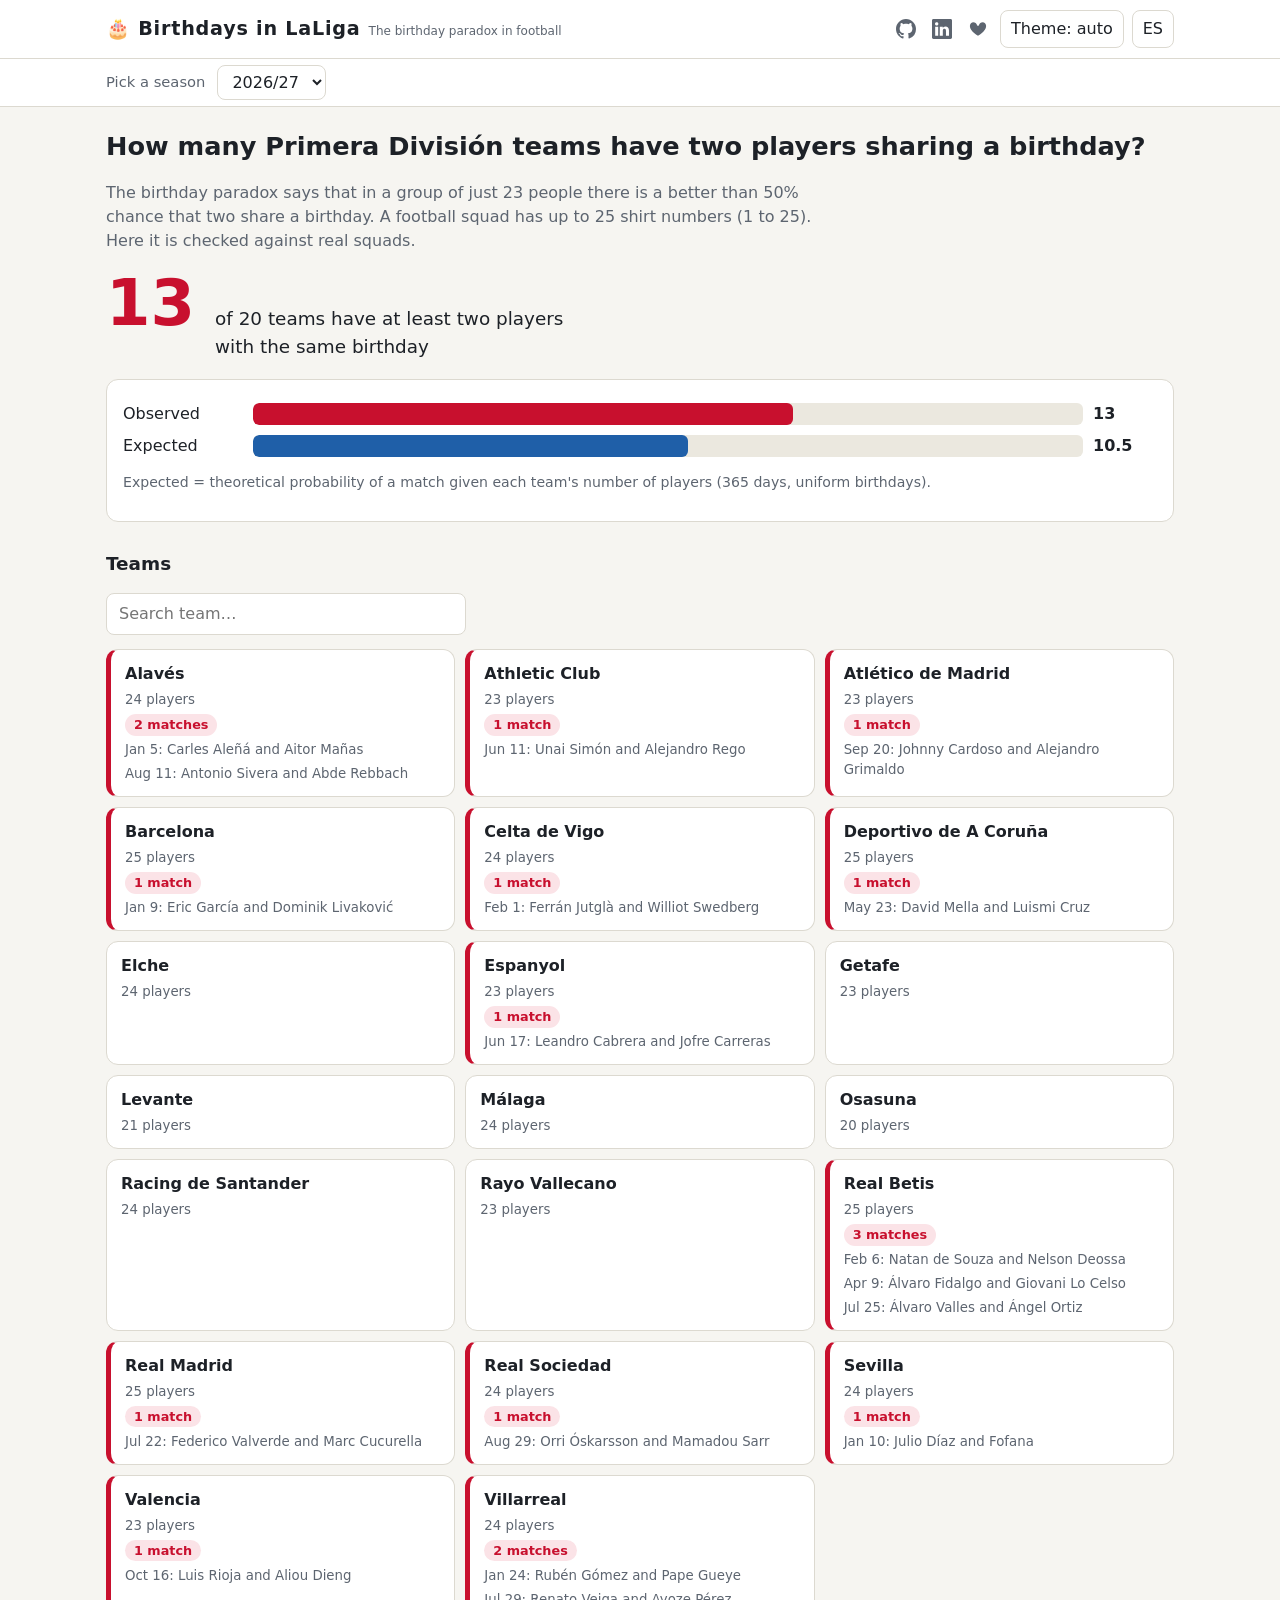
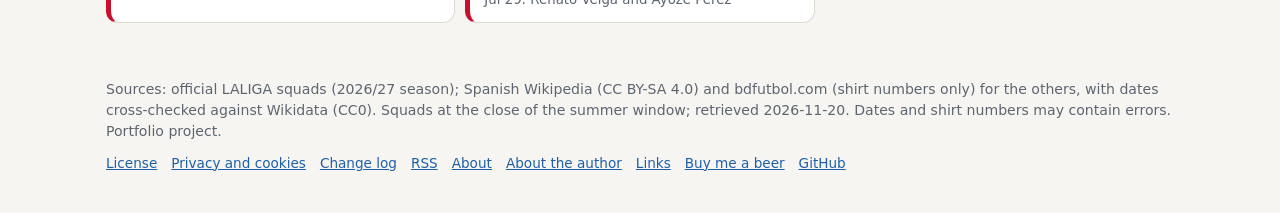
<file: docs/index.html>
<!doctype html>
<html lang="es">
<head>
<meta charset="utf-8">
<meta name="viewport" content="width=device-width, initial-scale=1">
<title>Cumpleaños en LaLiga</title>
<meta name="description" content="La paradoja del cumpleaños aplicada a las plantillas de Primera División: qué jugadores de cada equipo comparten cumpleaños.">
<link rel="canonical" href="https://fermanpre.github.io/cumpleanos-laliga/index.html">
<link rel="alternate" type="application/rss+xml" title="Cumpleaños en LaLiga · Historial de cambios" href="feed.xml">
<link rel="stylesheet" href="style.css?v=20261123c">
<script>try{var tema=localStorage.getItem('cumple-tema');if(tema==='light'||tema==='dark'){document.documentElement.setAttribute('data-theme',tema);}}catch(e){}</script>
</head>
<body data-titulo-es="Cumpleaños en LaLiga" data-titulo-en="Birthdays in LaLiga">
<header class="cabecera-sitio">
  <div class="interior">
    <a class="marca" href="index.html">🎂 <span class="i18n-es">Cumpleaños en LaLiga</span><span class="i18n-en">Birthdays in LaLiga</span><small><span class="i18n-es">La paradoja del cumpleaños en el fútbol</span><span class="i18n-en">The birthday paradox in football</span></small></a>
    <div class="controles">
      <a class="icono-autor" href="https://github.com/fermanpre" target="_blank" rel="noopener" aria-label="GitHub" title="GitHub"><svg viewBox="0 0 16 16" width="20" height="20" fill="currentColor" aria-hidden="true"><path fill-rule="evenodd" d="M8 0C3.58 0 0 3.58 0 8c0 3.54 2.29 6.53 5.47 7.59.4.07.55-.17.55-.38 0-.19-.01-.82-.01-1.49-2.01.37-2.53-.49-2.69-.94-.09-.23-.48-.94-.82-1.13-.28-.15-.68-.52-.01-.53.63-.01 1.08.58 1.23.82.72 1.21 1.87.87 2.33.66.07-.52.28-.87.51-1.07-1.78-.2-3.64-.89-3.64-3.95 0-.87.31-1.59.82-2.15-.08-.2-.36-1.02.08-2.12 0 0 .67-.21 2.2.82.64-.18 1.32-.27 2-.27.68 0 1.36.09 2 .27 1.53-1.04 2.2-.82 2.2-.82.44 1.1.16 1.92.08 2.12.51.56.82 1.27.82 2.15 0 3.07-1.87 3.75-3.65 3.95.29.25.54.73.54 1.48 0 1.07-.01 1.93-.01 2.2 0 .21.15.46.55.38A8.013 8.013 0 0016 8c0-4.42-3.58-8-8-8z"/></svg></a>
      <a class="icono-autor" href="https://www.linkedin.com/in/fernandomanzanarespreciado/" target="_blank" rel="noopener" aria-label="LinkedIn" title="LinkedIn"><svg viewBox="0 0 16 16" width="20" height="20" fill="currentColor" aria-hidden="true"><path d="M0 1.146C0 .513.526 0 1.175 0h13.65C15.474 0 16 .513 16 1.146v13.708c0 .633-.526 1.146-1.175 1.146H1.175C.526 16 0 15.487 0 14.854V1.146zm4.943 12.248V6.169H2.542v7.225h2.401zm-1.2-8.212c.837 0 1.358-.554 1.358-1.248-.015-.709-.52-1.248-1.342-1.248-.822 0-1.359.54-1.359 1.248 0 .694.521 1.248 1.327 1.248h.016zm4.908 8.212V9.359c0-.216.016-.432.08-.586.173-.431.568-.878 1.232-.878.869 0 1.216.662 1.216 1.634v3.865h2.401V9.25c0-2.22-1.184-3.252-2.764-3.252-1.274 0-1.845.7-2.165 1.193v.025h-.016l.016-.025V6.169h-2.4c.03.678 0 7.225 0 7.225h2.4z"/></svg></a>
      <a class="icono-autor" href="https://github.com/sponsors/fermanpre" target="_blank" rel="noopener" aria-label="GitHub Sponsors" title="GitHub Sponsors"><svg viewBox="0 0 16 16" width="20" height="20" fill="currentColor" aria-hidden="true"><path fill-rule="evenodd" d="M4.25 2.5c-1.336 0-2.75 1.164-2.75 3 0 2.15 1.58 4.144 3.365 5.682A20.565 20.565 0 008 13.393a20.561 20.561 0 003.135-2.211C12.92 9.644 14.5 7.65 14.5 5.5c0-1.836-1.414-3-2.75-3 -1.373 0-2.609.986-3.029 2.456a.75.75 0 01-1.442 0C6.859 3.486 5.623 2.5 4.25 2.5z"/></svg></a>
      <button id="btnTema" type="button" aria-label="Tema claro, oscuro o automático / Light, dark or automatic theme">Tema: auto</button>
      <button id="btnIdioma" type="button" aria-label="Idioma / Language">EN</button>
    </div>
  </div>
</header>
<nav class="subnav" aria-label="Temporada"><div class="interior">
  <label for="selTemporada" id="etqTemporada"><span class="i18n-es">Selecciona una temporada</span><span class="i18n-en">Pick a season</span></label>
  <select id="selTemporada"></select>
</div></nav>
<main id="contenido" aria-live="polite"></main>
<footer class="pie">
  <p class="nota" id="pie"><span class="i18n-es">Proyecto personal sin relación con LaLiga ni con ningún club. Datos de Wikipedia (CC BY-SA 4.0), Wikidata (CC0), LALIGA y bdfutbol.</span><span class="i18n-en">Personal project, not affiliated with LaLiga or any club. Data from Wikipedia (CC BY-SA 4.0), Wikidata (CC0), LALIGA and bdfutbol.</span></p>
  <nav aria-label="Pie"><a href="LICENSE"><span class="i18n-es">Licencia</span><span class="i18n-en">License</span></a>
    <a href="privacidad.html"><span class="i18n-es">Privacidad y cookies</span><span class="i18n-en">Privacy and cookies</span></a>
    <a href="changelog.html"><span class="i18n-es">Historial de cambios</span><span class="i18n-en">Change log</span></a>
    <a href="feed.xml"><span class="i18n-es">RSS</span><span class="i18n-en">RSS</span></a>
    <a href="acerca.html"><span class="i18n-es">Acerca de</span><span class="i18n-en">About</span></a>
    <a href="autor.html"><span class="i18n-es">Sobre el autor</span><span class="i18n-en">About the author</span></a>
    <a href="enlaces.html"><span class="i18n-es">Enlaces</span><span class="i18n-en">Links</span></a>
    <a href="cerveza.html"><span class="i18n-es">Invítame a una cerveza</span><span class="i18n-en">Buy me a beer</span></a>
    <a href="https://github.com/fermanpre/cumpleanos-laliga"><span class="i18n-es">GitHub</span><span class="i18n-en">GitHub</span></a></nav>
</footer>
<script src="comun.js?v=20261123c"></script>
<script src="app.js?v=20261123c"></script>
</body>
</html>
</file>
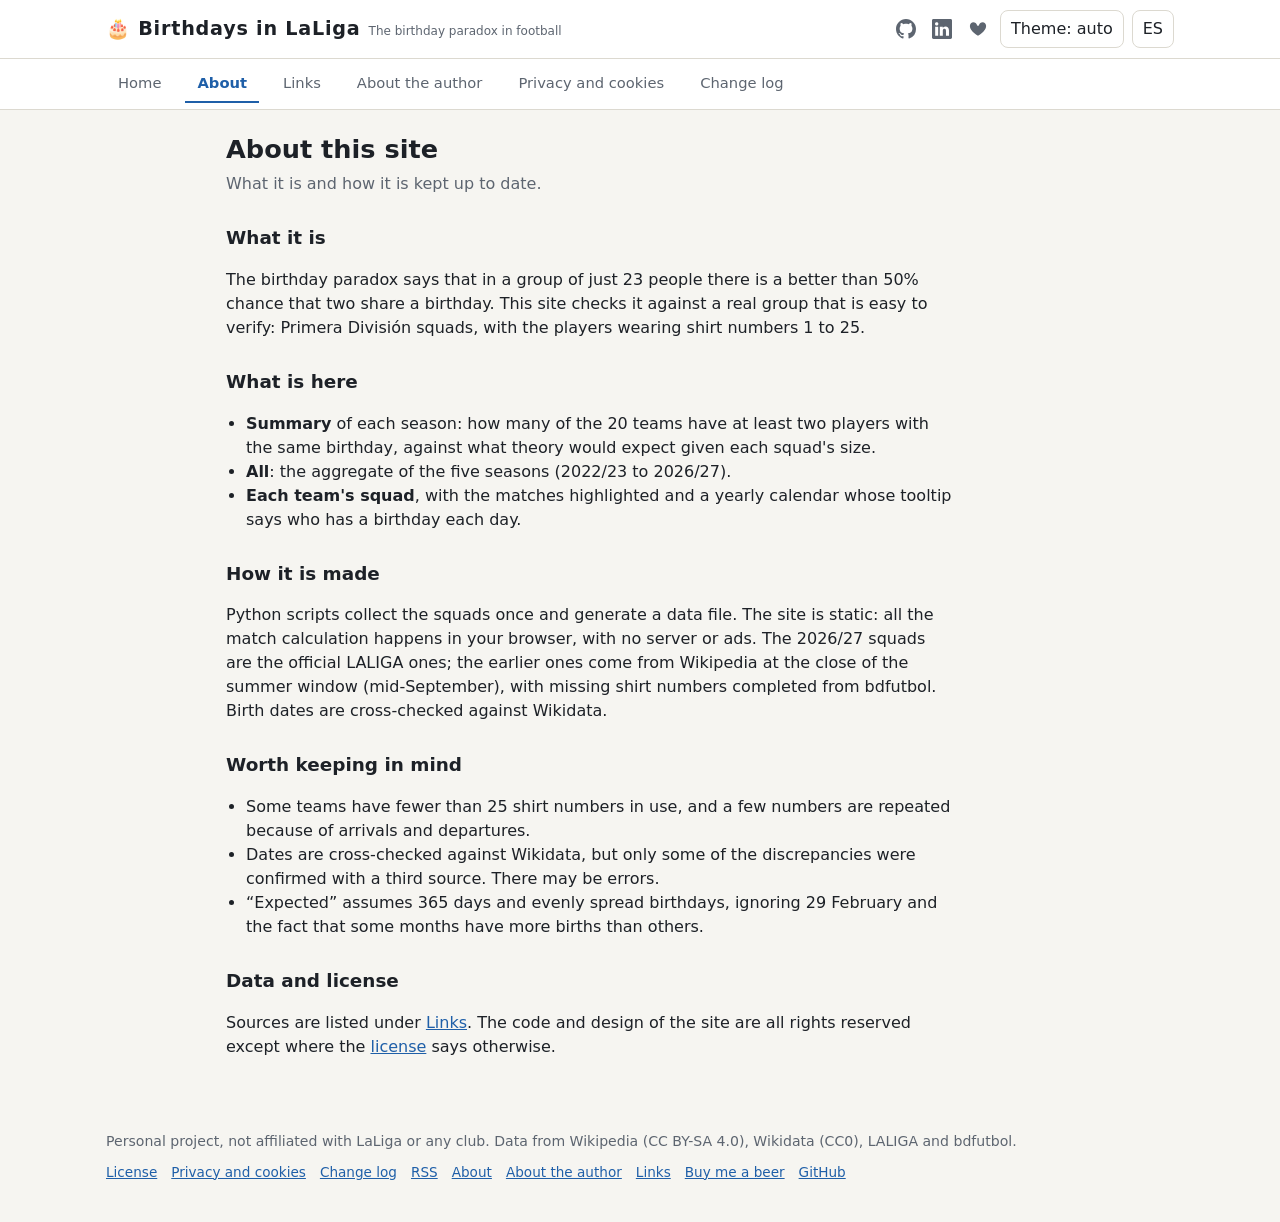
<file: docs/acerca.html>
<!doctype html>
<html lang="es">
<head>
<meta charset="utf-8">
<meta name="viewport" content="width=device-width, initial-scale=1">
<title>Acerca de · Cumpleaños en LaLiga</title>
<meta name="description" content="Qué es Cumpleaños en LaLiga y cómo se mantiene.">
<link rel="canonical" href="https://fermanpre.github.io/cumpleanos-laliga/acerca.html">
<link rel="alternate" type="application/rss+xml" title="Cumpleaños en LaLiga · Historial de cambios" href="feed.xml">
<link rel="stylesheet" href="style.css?v=20261123c">
<script>try{var tema=localStorage.getItem('cumple-tema');if(tema==='light'||tema==='dark'){document.documentElement.setAttribute('data-theme',tema);}}catch(e){}</script>
</head>
<body data-titulo-es="Acerca de · Cumpleaños en LaLiga" data-titulo-en="About · Birthdays in LaLiga">
<header class="cabecera-sitio">
  <div class="interior">
    <a class="marca" href="index.html">🎂 <span class="i18n-es">Cumpleaños en LaLiga</span><span class="i18n-en">Birthdays in LaLiga</span><small><span class="i18n-es">La paradoja del cumpleaños en el fútbol</span><span class="i18n-en">The birthday paradox in football</span></small></a>
    <div class="controles">
      <a class="icono-autor" href="https://github.com/fermanpre" target="_blank" rel="noopener" aria-label="GitHub" title="GitHub"><svg viewBox="0 0 16 16" width="20" height="20" fill="currentColor" aria-hidden="true"><path fill-rule="evenodd" d="M8 0C3.58 0 0 3.58 0 8c0 3.54 2.29 6.53 5.47 7.59.4.07.55-.17.55-.38 0-.19-.01-.82-.01-1.49-2.01.37-2.53-.49-2.69-.94-.09-.23-.48-.94-.82-1.13-.28-.15-.68-.52-.01-.53.63-.01 1.08.58 1.23.82.72 1.21 1.87.87 2.33.66.07-.52.28-.87.51-1.07-1.78-.2-3.64-.89-3.64-3.95 0-.87.31-1.59.82-2.15-.08-.2-.36-1.02.08-2.12 0 0 .67-.21 2.2.82.64-.18 1.32-.27 2-.27.68 0 1.36.09 2 .27 1.53-1.04 2.2-.82 2.2-.82.44 1.1.16 1.92.08 2.12.51.56.82 1.27.82 2.15 0 3.07-1.87 3.75-3.65 3.95.29.25.54.73.54 1.48 0 1.07-.01 1.93-.01 2.2 0 .21.15.46.55.38A8.013 8.013 0 0016 8c0-4.42-3.58-8-8-8z"/></svg></a>
      <a class="icono-autor" href="https://www.linkedin.com/in/fernandomanzanarespreciado/" target="_blank" rel="noopener" aria-label="LinkedIn" title="LinkedIn"><svg viewBox="0 0 16 16" width="20" height="20" fill="currentColor" aria-hidden="true"><path d="M0 1.146C0 .513.526 0 1.175 0h13.65C15.474 0 16 .513 16 1.146v13.708c0 .633-.526 1.146-1.175 1.146H1.175C.526 16 0 15.487 0 14.854V1.146zm4.943 12.248V6.169H2.542v7.225h2.401zm-1.2-8.212c.837 0 1.358-.554 1.358-1.248-.015-.709-.52-1.248-1.342-1.248-.822 0-1.359.54-1.359 1.248 0 .694.521 1.248 1.327 1.248h.016zm4.908 8.212V9.359c0-.216.016-.432.08-.586.173-.431.568-.878 1.232-.878.869 0 1.216.662 1.216 1.634v3.865h2.401V9.25c0-2.22-1.184-3.252-2.764-3.252-1.274 0-1.845.7-2.165 1.193v.025h-.016l.016-.025V6.169h-2.4c.03.678 0 7.225 0 7.225h2.4z"/></svg></a>
      <a class="icono-autor" href="https://github.com/sponsors/fermanpre" target="_blank" rel="noopener" aria-label="GitHub Sponsors" title="GitHub Sponsors"><svg viewBox="0 0 16 16" width="20" height="20" fill="currentColor" aria-hidden="true"><path fill-rule="evenodd" d="M4.25 2.5c-1.336 0-2.75 1.164-2.75 3 0 2.15 1.58 4.144 3.365 5.682A20.565 20.565 0 008 13.393a20.561 20.561 0 003.135-2.211C12.92 9.644 14.5 7.65 14.5 5.5c0-1.836-1.414-3-2.75-3 -1.373 0-2.609.986-3.029 2.456a.75.75 0 01-1.442 0C6.859 3.486 5.623 2.5 4.25 2.5z"/></svg></a>
      <button id="btnTema" type="button" aria-label="Tema claro, oscuro o automático / Light, dark or automatic theme">Tema: auto</button>
      <button id="btnIdioma" type="button" aria-label="Idioma / Language">EN</button>
    </div>
  </div>
</header>
<nav class="subnav" aria-label="Secciones"><div class="interior"><a href="index.html"><span class="i18n-es">Inicio</span><span class="i18n-en">Home</span></a><a href="acerca.html" aria-current="page"><span class="i18n-es">Acerca de</span><span class="i18n-en">About</span></a><a href="enlaces.html"><span class="i18n-es">Enlaces</span><span class="i18n-en">Links</span></a><a href="autor.html"><span class="i18n-es">Sobre el autor</span><span class="i18n-en">About the author</span></a><a href="privacidad.html"><span class="i18n-es">Privacidad y cookies</span><span class="i18n-en">Privacy and cookies</span></a><a href="changelog.html"><span class="i18n-es">Historial de cambios</span><span class="i18n-en">Change log</span></a></div></nav>
<main class="contenedor-pagina">
<div class="cabecera-pagina">
  <h1><span class="i18n-es">Acerca de este sitio</span><span class="i18n-en">About this site</span></h1>
  <p class="subtitulo"><span class="i18n-es">Qué es y cómo se mantiene.</span><span class="i18n-en">What it is and how it is kept up to date.</span></p>
</div>
<div class="prosa">
<h2><span class="i18n-es">Qué es</span><span class="i18n-en">What it is</span></h2>
<p><span class="i18n-es">La paradoja del cumpleaños dice que en un grupo de solo 23 personas hay más de un 50 % de probabilidad de que dos cumplan años el mismo día. Este sitio la comprueba con un grupo real y fácil de verificar: las plantillas de Primera División, con los jugadores que llevan dorsal del 1 al 25.</span><span class="i18n-en">The birthday paradox says that in a group of just 23 people there is a better than 50% chance that two share a birthday. This site checks it against a real group that is easy to verify: Primera División squads, with the players wearing shirt numbers 1 to 25.</span></p>
<h2><span class="i18n-es">Qué hay</span><span class="i18n-en">What is here</span></h2>
<ul>
<li><span class="i18n-es"><b>Resumen</b> de cada temporada: cuántos de los 20 equipos tienen al menos dos jugadores con el mismo cumpleaños, frente a lo que esperaría la teoría según el tamaño de cada plantilla.</span><span class="i18n-en"><b>Summary</b> of each season: how many of the 20 teams have at least two players with the same birthday, against what theory would expect given each squad's size.</span></li>
<li><span class="i18n-es"><b>Todas</b>: el agregado de las cinco temporadas (de la 2022/23 a la 2026/27).</span><span class="i18n-en"><b>All</b>: the aggregate of the five seasons (2022/23 to 2026/27).</span></li>
<li><span class="i18n-es"><b>Plantilla de cada equipo</b>, con las parejas resaltadas y un calendario anual cuyo tooltip dice quién cumple años cada día.</span><span class="i18n-en"><b>Each team's squad</b>, with the matches highlighted and a yearly calendar whose tooltip says who has a birthday each day.</span></li>
</ul>
<h2><span class="i18n-es">Cómo se hace</span><span class="i18n-en">How it is made</span></h2>
<p><span class="i18n-es">Unos scripts de Python recogen las plantillas una sola vez y generan un fichero de datos. La web es estática: todo el cálculo de las coincidencias ocurre en tu navegador, sin servidor ni anuncios. La plantilla de la temporada 2026/27 es la oficial de LALIGA; las anteriores son las de Wikipedia al cierre del mercado de verano (mediados de septiembre), con los dorsales que faltan completados con bdfutbol. Las fechas de nacimiento se contrastan con Wikidata.</span><span class="i18n-en">Python scripts collect the squads once and generate a data file. The site is static: all the match calculation happens in your browser, with no server or ads. The 2026/27 squads are the official LALIGA ones; the earlier ones come from Wikipedia at the close of the summer window (mid-September), with missing shirt numbers completed from bdfutbol. Birth dates are cross-checked against Wikidata.</span></p>
<h2><span class="i18n-es">Qué conviene tener presente</span><span class="i18n-en">Worth keeping in mind</span></h2>
<ul>
<li><span class="i18n-es">Hay equipos con menos de 25 dorsales ocupados, y algún dorsal repetido por altas y bajas.</span><span class="i18n-en">Some teams have fewer than 25 shirt numbers in use, and a few numbers are repeated because of arrivals and departures.</span></li>
<li><span class="i18n-es">Las fechas se contrastan con Wikidata, pero solo una parte de las discrepancias se ha confirmado con una tercera fuente. Puede haber errores.</span><span class="i18n-en">Dates are cross-checked against Wikidata, but only some of the discrepancies were confirmed with a third source. There may be errors.</span></li>
<li><span class="i18n-es">El «esperado» supone 365 días y cumpleaños repartidos por igual, sin tener en cuenta el 29 de febrero ni que haya más nacimientos en unos meses que en otros.</span><span class="i18n-en">“Expected” assumes 365 days and evenly spread birthdays, ignoring 29 February and the fact that some months have more births than others.</span></li>
</ul>
<h2><span class="i18n-es">Datos y licencia</span><span class="i18n-en">Data and license</span></h2>
<p><span class="i18n-es">Las fuentes están en <a href="enlaces.html">Enlaces</a>. El código y el diseño del sitio tienen los derechos reservados salvo lo que indique la <a href="LICENSE">licencia</a>.</span><span class="i18n-en">Sources are listed under <a href="enlaces.html">Links</a>. The code and design of the site are all rights reserved except where the <a href="LICENSE">license</a> says otherwise.</span></p>
</div>
</main>
<footer class="pie">
  <p class="nota" id="pie"><span class="i18n-es">Proyecto personal sin relación con LaLiga ni con ningún club. Datos de Wikipedia (CC BY-SA 4.0), Wikidata (CC0), LALIGA y bdfutbol.</span><span class="i18n-en">Personal project, not affiliated with LaLiga or any club. Data from Wikipedia (CC BY-SA 4.0), Wikidata (CC0), LALIGA and bdfutbol.</span></p>
  <nav aria-label="Pie"><a href="LICENSE"><span class="i18n-es">Licencia</span><span class="i18n-en">License</span></a>
    <a href="privacidad.html"><span class="i18n-es">Privacidad y cookies</span><span class="i18n-en">Privacy and cookies</span></a>
    <a href="changelog.html"><span class="i18n-es">Historial de cambios</span><span class="i18n-en">Change log</span></a>
    <a href="feed.xml"><span class="i18n-es">RSS</span><span class="i18n-en">RSS</span></a>
    <a href="acerca.html"><span class="i18n-es">Acerca de</span><span class="i18n-en">About</span></a>
    <a href="autor.html"><span class="i18n-es">Sobre el autor</span><span class="i18n-en">About the author</span></a>
    <a href="enlaces.html"><span class="i18n-es">Enlaces</span><span class="i18n-en">Links</span></a>
    <a href="cerveza.html"><span class="i18n-es">Invítame a una cerveza</span><span class="i18n-en">Buy me a beer</span></a>
    <a href="https://github.com/fermanpre/cumpleanos-laliga"><span class="i18n-es">GitHub</span><span class="i18n-en">GitHub</span></a></nav>
</footer>
<script src="comun.js?v=20261123c"></script>
</body>
</html>
</file>
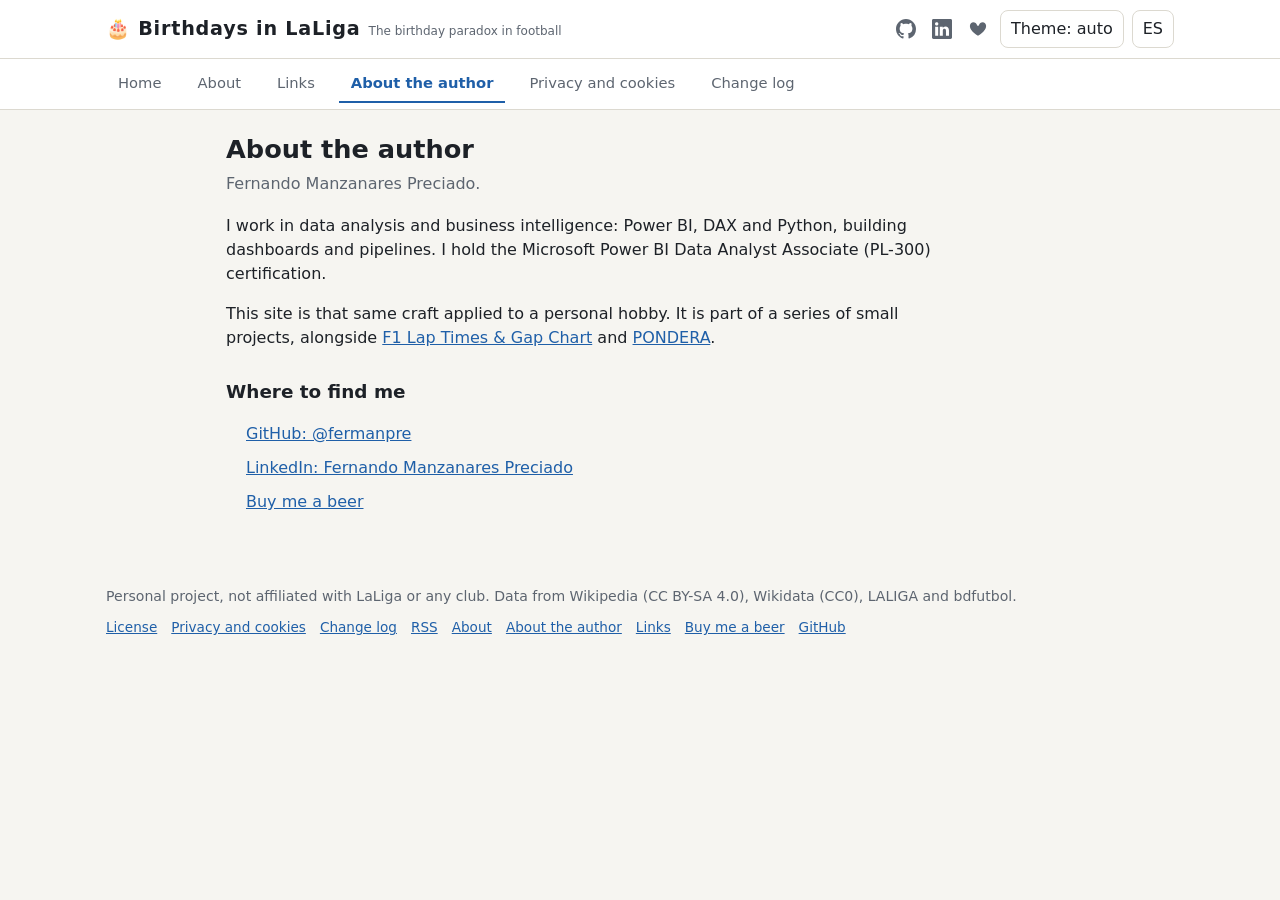
<file: docs/autor.html>
<!doctype html>
<html lang="es">
<head>
<meta charset="utf-8">
<meta name="viewport" content="width=device-width, initial-scale=1">
<title>Sobre el autor · Cumpleaños en LaLiga</title>
<meta name="description" content="Sobre el autor de Cumpleaños en LaLiga.">
<link rel="canonical" href="https://fermanpre.github.io/cumpleanos-laliga/autor.html">
<link rel="alternate" type="application/rss+xml" title="Cumpleaños en LaLiga · Historial de cambios" href="feed.xml">
<link rel="stylesheet" href="style.css?v=20261123c">
<script>try{var tema=localStorage.getItem('cumple-tema');if(tema==='light'||tema==='dark'){document.documentElement.setAttribute('data-theme',tema);}}catch(e){}</script>
</head>
<body data-titulo-es="Sobre el autor · Cumpleaños en LaLiga" data-titulo-en="About the author · Birthdays in LaLiga">
<header class="cabecera-sitio">
  <div class="interior">
    <a class="marca" href="index.html">🎂 <span class="i18n-es">Cumpleaños en LaLiga</span><span class="i18n-en">Birthdays in LaLiga</span><small><span class="i18n-es">La paradoja del cumpleaños en el fútbol</span><span class="i18n-en">The birthday paradox in football</span></small></a>
    <div class="controles">
      <a class="icono-autor" href="https://github.com/fermanpre" target="_blank" rel="noopener" aria-label="GitHub" title="GitHub"><svg viewBox="0 0 16 16" width="20" height="20" fill="currentColor" aria-hidden="true"><path fill-rule="evenodd" d="M8 0C3.58 0 0 3.58 0 8c0 3.54 2.29 6.53 5.47 7.59.4.07.55-.17.55-.38 0-.19-.01-.82-.01-1.49-2.01.37-2.53-.49-2.69-.94-.09-.23-.48-.94-.82-1.13-.28-.15-.68-.52-.01-.53.63-.01 1.08.58 1.23.82.72 1.21 1.87.87 2.33.66.07-.52.28-.87.51-1.07-1.78-.2-3.64-.89-3.64-3.95 0-.87.31-1.59.82-2.15-.08-.2-.36-1.02.08-2.12 0 0 .67-.21 2.2.82.64-.18 1.32-.27 2-.27.68 0 1.36.09 2 .27 1.53-1.04 2.2-.82 2.2-.82.44 1.1.16 1.92.08 2.12.51.56.82 1.27.82 2.15 0 3.07-1.87 3.75-3.65 3.95.29.25.54.73.54 1.48 0 1.07-.01 1.93-.01 2.2 0 .21.15.46.55.38A8.013 8.013 0 0016 8c0-4.42-3.58-8-8-8z"/></svg></a>
      <a class="icono-autor" href="https://www.linkedin.com/in/fernandomanzanarespreciado/" target="_blank" rel="noopener" aria-label="LinkedIn" title="LinkedIn"><svg viewBox="0 0 16 16" width="20" height="20" fill="currentColor" aria-hidden="true"><path d="M0 1.146C0 .513.526 0 1.175 0h13.65C15.474 0 16 .513 16 1.146v13.708c0 .633-.526 1.146-1.175 1.146H1.175C.526 16 0 15.487 0 14.854V1.146zm4.943 12.248V6.169H2.542v7.225h2.401zm-1.2-8.212c.837 0 1.358-.554 1.358-1.248-.015-.709-.52-1.248-1.342-1.248-.822 0-1.359.54-1.359 1.248 0 .694.521 1.248 1.327 1.248h.016zm4.908 8.212V9.359c0-.216.016-.432.08-.586.173-.431.568-.878 1.232-.878.869 0 1.216.662 1.216 1.634v3.865h2.401V9.25c0-2.22-1.184-3.252-2.764-3.252-1.274 0-1.845.7-2.165 1.193v.025h-.016l.016-.025V6.169h-2.4c.03.678 0 7.225 0 7.225h2.4z"/></svg></a>
      <a class="icono-autor" href="https://github.com/sponsors/fermanpre" target="_blank" rel="noopener" aria-label="GitHub Sponsors" title="GitHub Sponsors"><svg viewBox="0 0 16 16" width="20" height="20" fill="currentColor" aria-hidden="true"><path fill-rule="evenodd" d="M4.25 2.5c-1.336 0-2.75 1.164-2.75 3 0 2.15 1.58 4.144 3.365 5.682A20.565 20.565 0 008 13.393a20.561 20.561 0 003.135-2.211C12.92 9.644 14.5 7.65 14.5 5.5c0-1.836-1.414-3-2.75-3 -1.373 0-2.609.986-3.029 2.456a.75.75 0 01-1.442 0C6.859 3.486 5.623 2.5 4.25 2.5z"/></svg></a>
      <button id="btnTema" type="button" aria-label="Tema claro, oscuro o automático / Light, dark or automatic theme">Tema: auto</button>
      <button id="btnIdioma" type="button" aria-label="Idioma / Language">EN</button>
    </div>
  </div>
</header>
<nav class="subnav" aria-label="Secciones"><div class="interior"><a href="index.html"><span class="i18n-es">Inicio</span><span class="i18n-en">Home</span></a><a href="acerca.html"><span class="i18n-es">Acerca de</span><span class="i18n-en">About</span></a><a href="enlaces.html"><span class="i18n-es">Enlaces</span><span class="i18n-en">Links</span></a><a href="autor.html" aria-current="page"><span class="i18n-es">Sobre el autor</span><span class="i18n-en">About the author</span></a><a href="privacidad.html"><span class="i18n-es">Privacidad y cookies</span><span class="i18n-en">Privacy and cookies</span></a><a href="changelog.html"><span class="i18n-es">Historial de cambios</span><span class="i18n-en">Change log</span></a></div></nav>
<main class="contenedor-pagina">
<div class="cabecera-pagina">
  <h1><span class="i18n-es">Sobre el autor</span><span class="i18n-en">About the author</span></h1>
  <p class="subtitulo"><span class="i18n-es">Fernando Manzanares Preciado.</span><span class="i18n-en">Fernando Manzanares Preciado.</span></p>
</div>
<div class="prosa">
<p><span class="i18n-es">Me dedico al análisis de datos y la inteligencia de negocio: Power BI, DAX y Python, construyendo paneles y pipelines. Tengo la certificación Microsoft Power BI Data Analyst Associate (PL-300).</span><span class="i18n-en">I work in data analysis and business intelligence: Power BI, DAX and Python, building dashboards and pipelines. I hold the Microsoft Power BI Data Analyst Associate (PL-300) certification.</span></p>
<p><span class="i18n-es">Este sitio es ese mismo oficio aplicado a una afición personal. Forma parte de una serie de proyectos pequeños, junto a <a href="https://fermanpre.github.io/f1-stats/">F1 Lap Times &amp; Gap Chart</a> y <a href="https://fermanpre.github.io/pondera/">PONDERA</a>.</span><span class="i18n-en">This site is that same craft applied to a personal hobby. It is part of a series of small projects, alongside <a href="https://fermanpre.github.io/f1-stats/">F1 Lap Times &amp; Gap Chart</a> and <a href="https://fermanpre.github.io/pondera/">PONDERA</a>.</span></p>
<h2><span class="i18n-es">Dónde encontrarme</span><span class="i18n-en">Where to find me</span></h2>
<ul class="lista-enlaces">
<li><a href="https://github.com/fermanpre">GitHub: @fermanpre</a></li>
<li><a href="https://www.linkedin.com/in/fernandomanzanarespreciado/">LinkedIn: Fernando Manzanares Preciado</a></li>
<li><a href="cerveza.html"><span class="i18n-es">Invítame a una cerveza</span><span class="i18n-en">Buy me a beer</span></a></li>
</ul>
</div>
</main>
<footer class="pie">
  <p class="nota" id="pie"><span class="i18n-es">Proyecto personal sin relación con LaLiga ni con ningún club. Datos de Wikipedia (CC BY-SA 4.0), Wikidata (CC0), LALIGA y bdfutbol.</span><span class="i18n-en">Personal project, not affiliated with LaLiga or any club. Data from Wikipedia (CC BY-SA 4.0), Wikidata (CC0), LALIGA and bdfutbol.</span></p>
  <nav aria-label="Pie"><a href="LICENSE"><span class="i18n-es">Licencia</span><span class="i18n-en">License</span></a>
    <a href="privacidad.html"><span class="i18n-es">Privacidad y cookies</span><span class="i18n-en">Privacy and cookies</span></a>
    <a href="changelog.html"><span class="i18n-es">Historial de cambios</span><span class="i18n-en">Change log</span></a>
    <a href="feed.xml"><span class="i18n-es">RSS</span><span class="i18n-en">RSS</span></a>
    <a href="acerca.html"><span class="i18n-es">Acerca de</span><span class="i18n-en">About</span></a>
    <a href="autor.html"><span class="i18n-es">Sobre el autor</span><span class="i18n-en">About the author</span></a>
    <a href="enlaces.html"><span class="i18n-es">Enlaces</span><span class="i18n-en">Links</span></a>
    <a href="cerveza.html"><span class="i18n-es">Invítame a una cerveza</span><span class="i18n-en">Buy me a beer</span></a>
    <a href="https://github.com/fermanpre/cumpleanos-laliga"><span class="i18n-es">GitHub</span><span class="i18n-en">GitHub</span></a></nav>
</footer>
<script src="comun.js?v=20261123c"></script>
</body>
</html>
</file>
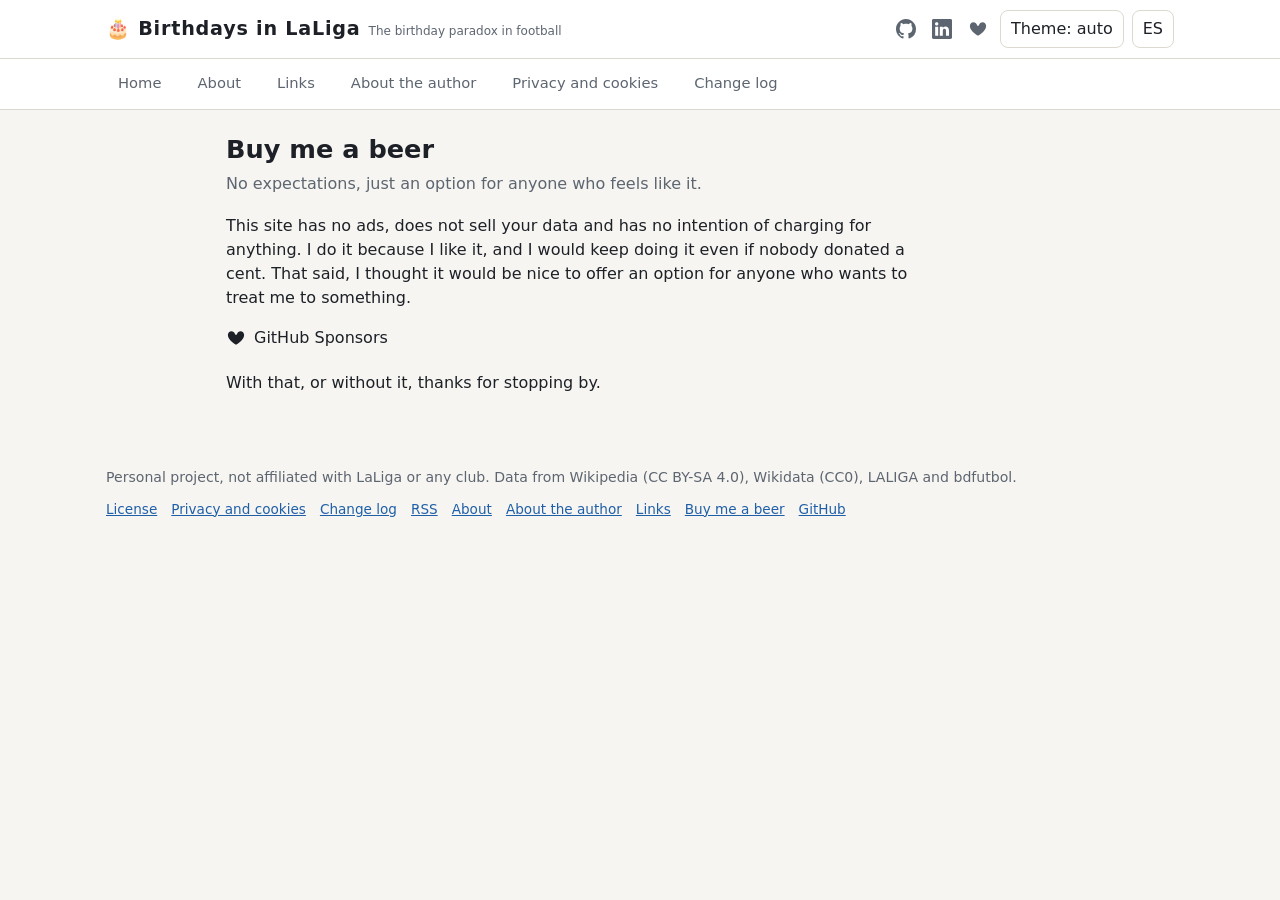
<file: docs/cerveza.html>
<!doctype html>
<html lang="es">
<head>
<meta charset="utf-8">
<meta name="viewport" content="width=device-width, initial-scale=1">
<title>Invítame a una cerveza · Cumpleaños en LaLiga</title>
<meta name="description" content="Una opción para quien quiera invitarme a una cerveza.">
<link rel="canonical" href="https://fermanpre.github.io/cumpleanos-laliga/cerveza.html">
<link rel="alternate" type="application/rss+xml" title="Cumpleaños en LaLiga · Historial de cambios" href="feed.xml">
<link rel="stylesheet" href="style.css?v=20261123c">
<script>try{var tema=localStorage.getItem('cumple-tema');if(tema==='light'||tema==='dark'){document.documentElement.setAttribute('data-theme',tema);}}catch(e){}</script>
</head>
<body data-titulo-es="Invítame a una cerveza · Cumpleaños en LaLiga" data-titulo-en="Buy me a beer · Birthdays in LaLiga">
<header class="cabecera-sitio">
  <div class="interior">
    <a class="marca" href="index.html">🎂 <span class="i18n-es">Cumpleaños en LaLiga</span><span class="i18n-en">Birthdays in LaLiga</span><small><span class="i18n-es">La paradoja del cumpleaños en el fútbol</span><span class="i18n-en">The birthday paradox in football</span></small></a>
    <div class="controles">
      <a class="icono-autor" href="https://github.com/fermanpre" target="_blank" rel="noopener" aria-label="GitHub" title="GitHub"><svg viewBox="0 0 16 16" width="20" height="20" fill="currentColor" aria-hidden="true"><path fill-rule="evenodd" d="M8 0C3.58 0 0 3.58 0 8c0 3.54 2.29 6.53 5.47 7.59.4.07.55-.17.55-.38 0-.19-.01-.82-.01-1.49-2.01.37-2.53-.49-2.69-.94-.09-.23-.48-.94-.82-1.13-.28-.15-.68-.52-.01-.53.63-.01 1.08.58 1.23.82.72 1.21 1.87.87 2.33.66.07-.52.28-.87.51-1.07-1.78-.2-3.64-.89-3.64-3.95 0-.87.31-1.59.82-2.15-.08-.2-.36-1.02.08-2.12 0 0 .67-.21 2.2.82.64-.18 1.32-.27 2-.27.68 0 1.36.09 2 .27 1.53-1.04 2.2-.82 2.2-.82.44 1.1.16 1.92.08 2.12.51.56.82 1.27.82 2.15 0 3.07-1.87 3.75-3.65 3.95.29.25.54.73.54 1.48 0 1.07-.01 1.93-.01 2.2 0 .21.15.46.55.38A8.013 8.013 0 0016 8c0-4.42-3.58-8-8-8z"/></svg></a>
      <a class="icono-autor" href="https://www.linkedin.com/in/fernandomanzanarespreciado/" target="_blank" rel="noopener" aria-label="LinkedIn" title="LinkedIn"><svg viewBox="0 0 16 16" width="20" height="20" fill="currentColor" aria-hidden="true"><path d="M0 1.146C0 .513.526 0 1.175 0h13.65C15.474 0 16 .513 16 1.146v13.708c0 .633-.526 1.146-1.175 1.146H1.175C.526 16 0 15.487 0 14.854V1.146zm4.943 12.248V6.169H2.542v7.225h2.401zm-1.2-8.212c.837 0 1.358-.554 1.358-1.248-.015-.709-.52-1.248-1.342-1.248-.822 0-1.359.54-1.359 1.248 0 .694.521 1.248 1.327 1.248h.016zm4.908 8.212V9.359c0-.216.016-.432.08-.586.173-.431.568-.878 1.232-.878.869 0 1.216.662 1.216 1.634v3.865h2.401V9.25c0-2.22-1.184-3.252-2.764-3.252-1.274 0-1.845.7-2.165 1.193v.025h-.016l.016-.025V6.169h-2.4c.03.678 0 7.225 0 7.225h2.4z"/></svg></a>
      <a class="icono-autor" href="https://github.com/sponsors/fermanpre" target="_blank" rel="noopener" aria-label="GitHub Sponsors" title="GitHub Sponsors"><svg viewBox="0 0 16 16" width="20" height="20" fill="currentColor" aria-hidden="true"><path fill-rule="evenodd" d="M4.25 2.5c-1.336 0-2.75 1.164-2.75 3 0 2.15 1.58 4.144 3.365 5.682A20.565 20.565 0 008 13.393a20.561 20.561 0 003.135-2.211C12.92 9.644 14.5 7.65 14.5 5.5c0-1.836-1.414-3-2.75-3 -1.373 0-2.609.986-3.029 2.456a.75.75 0 01-1.442 0C6.859 3.486 5.623 2.5 4.25 2.5z"/></svg></a>
      <button id="btnTema" type="button" aria-label="Tema claro, oscuro o automático / Light, dark or automatic theme">Tema: auto</button>
      <button id="btnIdioma" type="button" aria-label="Idioma / Language">EN</button>
    </div>
  </div>
</header>
<nav class="subnav" aria-label="Secciones"><div class="interior"><a href="index.html"><span class="i18n-es">Inicio</span><span class="i18n-en">Home</span></a><a href="acerca.html"><span class="i18n-es">Acerca de</span><span class="i18n-en">About</span></a><a href="enlaces.html"><span class="i18n-es">Enlaces</span><span class="i18n-en">Links</span></a><a href="autor.html"><span class="i18n-es">Sobre el autor</span><span class="i18n-en">About the author</span></a><a href="privacidad.html"><span class="i18n-es">Privacidad y cookies</span><span class="i18n-en">Privacy and cookies</span></a><a href="changelog.html"><span class="i18n-es">Historial de cambios</span><span class="i18n-en">Change log</span></a></div></nav>
<main class="contenedor-pagina">
<div class="cabecera-pagina">
  <h1><span class="i18n-es">Invítame a una cerveza</span><span class="i18n-en">Buy me a beer</span></h1>
  <p class="subtitulo"><span class="i18n-es">Sin expectativas, solo una opción para quien le apetezca.</span><span class="i18n-en">No expectations, just an option for anyone who feels like it.</span></p>
</div>
<div class="prosa">
<p><span class="i18n-es">Este sitio no lleva anuncios, no vende tus datos y no tiene intención de cobrar nada por nada. Lo hago porque me gusta, y seguiría haciéndolo igual aunque nadie donara un euro. Dicho esto, he pensado que estaría bien habilitar una opción para que quien quiera invitarme a algo lo pueda hacer.</span><span class="i18n-en">This site has no ads, does not sell your data and has no intention of charging for anything. I do it because I like it, and I would keep doing it even if nobody donated a cent. That said, I thought it would be nice to offer an option for anyone who wants to treat me to something.</span></p>
<p><a class="enlace-contacto-autor" href="https://github.com/sponsors/fermanpre" target="_blank" rel="noopener"><svg viewBox="0 0 16 16" width="20" height="20" fill="currentColor" aria-hidden="true"><path fill-rule="evenodd" d="M4.25 2.5c-1.336 0-2.75 1.164-2.75 3 0 2.15 1.58 4.144 3.365 5.682A20.565 20.565 0 008 13.393a20.561 20.561 0 003.135-2.211C12.92 9.644 14.5 7.65 14.5 5.5c0-1.836-1.414-3-2.75-3 -1.373 0-2.609.986-3.029 2.456a.75.75 0 01-1.442 0C6.859 3.486 5.623 2.5 4.25 2.5z"/></svg>GitHub Sponsors</a></p>
<p><span class="i18n-es">Con eso, o sin eso, gracias por pasarte por aquí.</span><span class="i18n-en">With that, or without it, thanks for stopping by.</span></p>
</div>
</main>
<footer class="pie">
  <p class="nota" id="pie"><span class="i18n-es">Proyecto personal sin relación con LaLiga ni con ningún club. Datos de Wikipedia (CC BY-SA 4.0), Wikidata (CC0), LALIGA y bdfutbol.</span><span class="i18n-en">Personal project, not affiliated with LaLiga or any club. Data from Wikipedia (CC BY-SA 4.0), Wikidata (CC0), LALIGA and bdfutbol.</span></p>
  <nav aria-label="Pie"><a href="LICENSE"><span class="i18n-es">Licencia</span><span class="i18n-en">License</span></a>
    <a href="privacidad.html"><span class="i18n-es">Privacidad y cookies</span><span class="i18n-en">Privacy and cookies</span></a>
    <a href="changelog.html"><span class="i18n-es">Historial de cambios</span><span class="i18n-en">Change log</span></a>
    <a href="feed.xml"><span class="i18n-es">RSS</span><span class="i18n-en">RSS</span></a>
    <a href="acerca.html"><span class="i18n-es">Acerca de</span><span class="i18n-en">About</span></a>
    <a href="autor.html"><span class="i18n-es">Sobre el autor</span><span class="i18n-en">About the author</span></a>
    <a href="enlaces.html"><span class="i18n-es">Enlaces</span><span class="i18n-en">Links</span></a>
    <a href="cerveza.html"><span class="i18n-es">Invítame a una cerveza</span><span class="i18n-en">Buy me a beer</span></a>
    <a href="https://github.com/fermanpre/cumpleanos-laliga"><span class="i18n-es">GitHub</span><span class="i18n-en">GitHub</span></a></nav>
</footer>
<script src="comun.js?v=20261123c"></script>
</body>
</html>
</file>
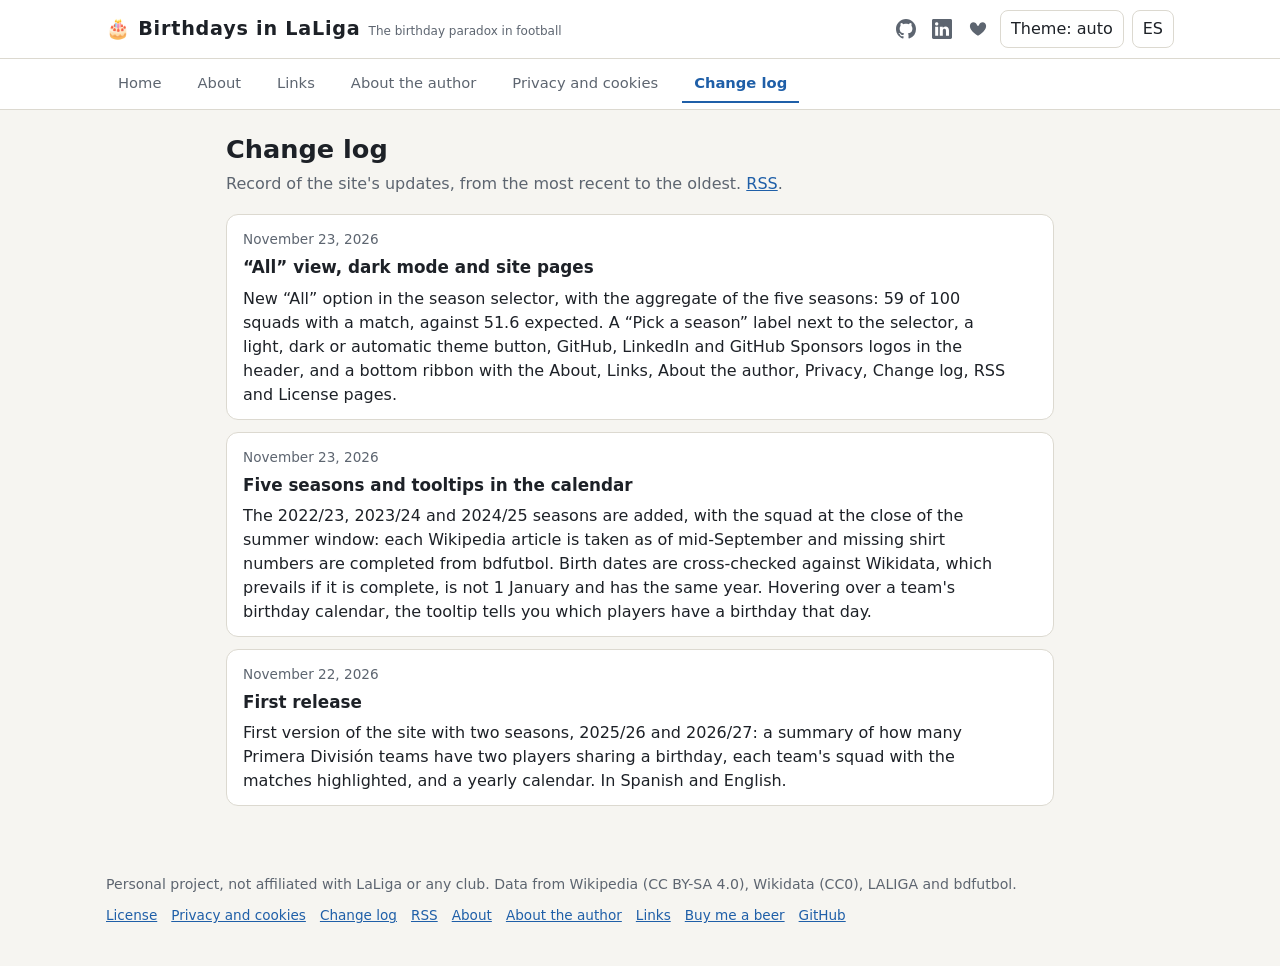
<file: docs/changelog.html>
<!doctype html>
<html lang="es">
<head>
<meta charset="utf-8">
<meta name="viewport" content="width=device-width, initial-scale=1">
<title>Historial de cambios · Cumpleaños en LaLiga</title>
<meta name="description" content="Historial de cambios del sitio.">
<link rel="canonical" href="https://fermanpre.github.io/cumpleanos-laliga/changelog.html">
<link rel="alternate" type="application/rss+xml" title="Cumpleaños en LaLiga · Historial de cambios" href="feed.xml">
<link rel="stylesheet" href="style.css?v=20261123c">
<script>try{var tema=localStorage.getItem('cumple-tema');if(tema==='light'||tema==='dark'){document.documentElement.setAttribute('data-theme',tema);}}catch(e){}</script>
</head>
<body data-titulo-es="Historial de cambios · Cumpleaños en LaLiga" data-titulo-en="Change log · Birthdays in LaLiga">
<header class="cabecera-sitio">
  <div class="interior">
    <a class="marca" href="index.html">🎂 <span class="i18n-es">Cumpleaños en LaLiga</span><span class="i18n-en">Birthdays in LaLiga</span><small><span class="i18n-es">La paradoja del cumpleaños en el fútbol</span><span class="i18n-en">The birthday paradox in football</span></small></a>
    <div class="controles">
      <a class="icono-autor" href="https://github.com/fermanpre" target="_blank" rel="noopener" aria-label="GitHub" title="GitHub"><svg viewBox="0 0 16 16" width="20" height="20" fill="currentColor" aria-hidden="true"><path fill-rule="evenodd" d="M8 0C3.58 0 0 3.58 0 8c0 3.54 2.29 6.53 5.47 7.59.4.07.55-.17.55-.38 0-.19-.01-.82-.01-1.49-2.01.37-2.53-.49-2.69-.94-.09-.23-.48-.94-.82-1.13-.28-.15-.68-.52-.01-.53.63-.01 1.08.58 1.23.82.72 1.21 1.87.87 2.33.66.07-.52.28-.87.51-1.07-1.78-.2-3.64-.89-3.64-3.95 0-.87.31-1.59.82-2.15-.08-.2-.36-1.02.08-2.12 0 0 .67-.21 2.2.82.64-.18 1.32-.27 2-.27.68 0 1.36.09 2 .27 1.53-1.04 2.2-.82 2.2-.82.44 1.1.16 1.92.08 2.12.51.56.82 1.27.82 2.15 0 3.07-1.87 3.75-3.65 3.95.29.25.54.73.54 1.48 0 1.07-.01 1.93-.01 2.2 0 .21.15.46.55.38A8.013 8.013 0 0016 8c0-4.42-3.58-8-8-8z"/></svg></a>
      <a class="icono-autor" href="https://www.linkedin.com/in/fernandomanzanarespreciado/" target="_blank" rel="noopener" aria-label="LinkedIn" title="LinkedIn"><svg viewBox="0 0 16 16" width="20" height="20" fill="currentColor" aria-hidden="true"><path d="M0 1.146C0 .513.526 0 1.175 0h13.65C15.474 0 16 .513 16 1.146v13.708c0 .633-.526 1.146-1.175 1.146H1.175C.526 16 0 15.487 0 14.854V1.146zm4.943 12.248V6.169H2.542v7.225h2.401zm-1.2-8.212c.837 0 1.358-.554 1.358-1.248-.015-.709-.52-1.248-1.342-1.248-.822 0-1.359.54-1.359 1.248 0 .694.521 1.248 1.327 1.248h.016zm4.908 8.212V9.359c0-.216.016-.432.08-.586.173-.431.568-.878 1.232-.878.869 0 1.216.662 1.216 1.634v3.865h2.401V9.25c0-2.22-1.184-3.252-2.764-3.252-1.274 0-1.845.7-2.165 1.193v.025h-.016l.016-.025V6.169h-2.4c.03.678 0 7.225 0 7.225h2.4z"/></svg></a>
      <a class="icono-autor" href="https://github.com/sponsors/fermanpre" target="_blank" rel="noopener" aria-label="GitHub Sponsors" title="GitHub Sponsors"><svg viewBox="0 0 16 16" width="20" height="20" fill="currentColor" aria-hidden="true"><path fill-rule="evenodd" d="M4.25 2.5c-1.336 0-2.75 1.164-2.75 3 0 2.15 1.58 4.144 3.365 5.682A20.565 20.565 0 008 13.393a20.561 20.561 0 003.135-2.211C12.92 9.644 14.5 7.65 14.5 5.5c0-1.836-1.414-3-2.75-3 -1.373 0-2.609.986-3.029 2.456a.75.75 0 01-1.442 0C6.859 3.486 5.623 2.5 4.25 2.5z"/></svg></a>
      <button id="btnTema" type="button" aria-label="Tema claro, oscuro o automático / Light, dark or automatic theme">Tema: auto</button>
      <button id="btnIdioma" type="button" aria-label="Idioma / Language">EN</button>
    </div>
  </div>
</header>
<nav class="subnav" aria-label="Secciones"><div class="interior"><a href="index.html"><span class="i18n-es">Inicio</span><span class="i18n-en">Home</span></a><a href="acerca.html"><span class="i18n-es">Acerca de</span><span class="i18n-en">About</span></a><a href="enlaces.html"><span class="i18n-es">Enlaces</span><span class="i18n-en">Links</span></a><a href="autor.html"><span class="i18n-es">Sobre el autor</span><span class="i18n-en">About the author</span></a><a href="privacidad.html"><span class="i18n-es">Privacidad y cookies</span><span class="i18n-en">Privacy and cookies</span></a><a href="changelog.html" aria-current="page"><span class="i18n-es">Historial de cambios</span><span class="i18n-en">Change log</span></a></div></nav>
<main class="contenedor-pagina">
<div class="cabecera-pagina">
  <h1><span class="i18n-es">Historial de cambios</span><span class="i18n-en">Change log</span></h1>
  <p class="subtitulo"><span class="i18n-es">Registro de las actualizaciones del sitio, de la más reciente a la más antigua. <a href="feed.xml">RSS</a>.</span><span class="i18n-en">Record of the site's updates, from the most recent to the oldest. <a href="feed.xml">RSS</a>.</span></p>
</div>
<section id="cambios">
<article class="entrada-cambio" id="cambio-0"><time datetime="2026-11-23"><span class="i18n-es">23 de noviembre de 2026</span><span class="i18n-en">November 23, 2026</span></time><h3><span class="i18n-es">Vista «Todas», modo oscuro y páginas del sitio</span><span class="i18n-en">“All” view, dark mode and site pages</span></h3><p><span class="i18n-es">Nueva opción «Todas» en el selector de temporada, con el agregado de las cinco temporadas: 59 de 100 plantillas con coincidencia, frente a 51,6 esperadas. Etiqueta «Selecciona una temporada» junto al selector, botón de tema claro, oscuro o automático, logos de GitHub, LinkedIn y GitHub Sponsors en la cabecera, y una cinta inferior con las páginas Acerca de, Enlaces, Sobre el autor, Privacidad, Historial de cambios, RSS y Licencia.</span><span class="i18n-en">New “All” option in the season selector, with the aggregate of the five seasons: 59 of 100 squads with a match, against 51.6 expected. A “Pick a season” label next to the selector, a light, dark or automatic theme button, GitHub, LinkedIn and GitHub Sponsors logos in the header, and a bottom ribbon with the About, Links, About the author, Privacy, Change log, RSS and License pages.</span></p></article>
<article class="entrada-cambio" id="cambio-1"><time datetime="2026-11-23"><span class="i18n-es">23 de noviembre de 2026</span><span class="i18n-en">November 23, 2026</span></time><h3><span class="i18n-es">Cinco temporadas y tooltips en el calendario</span><span class="i18n-en">Five seasons and tooltips in the calendar</span></h3><p><span class="i18n-es">Se añaden las temporadas 2022/23, 2023/24 y 2024/25, con la plantilla al cierre del mercado de verano: se usa la versión de cada artículo de Wikipedia de mediados de septiembre y los dorsales que faltan se completan con bdfutbol. Las fechas de nacimiento se contrastan con Wikidata, que prevalece si es completa, no es el 1 de enero y el año coincide. Al pasar el ratón por el calendario de cumpleaños de un equipo, el tooltip dice qué jugadores cumplen años ese día.</span><span class="i18n-en">The 2022/23, 2023/24 and 2024/25 seasons are added, with the squad at the close of the summer window: each Wikipedia article is taken as of mid-September and missing shirt numbers are completed from bdfutbol. Birth dates are cross-checked against Wikidata, which prevails if it is complete, is not 1 January and has the same year. Hovering over a team's birthday calendar, the tooltip tells you which players have a birthday that day.</span></p></article>
<article class="entrada-cambio" id="cambio-2"><time datetime="2026-11-22"><span class="i18n-es">22 de noviembre de 2026</span><span class="i18n-en">November 22, 2026</span></time><h3><span class="i18n-es">Primera publicación</span><span class="i18n-en">First release</span></h3><p><span class="i18n-es">Primera versión del sitio con dos temporadas, 2025/26 y 2026/27: resumen de cuántos equipos de Primera tienen dos jugadores con el mismo cumpleaños, plantilla de cada equipo con las parejas resaltadas y calendario anual. En español e inglés.</span><span class="i18n-en">First version of the site with two seasons, 2025/26 and 2026/27: a summary of how many Primera División teams have two players sharing a birthday, each team's squad with the matches highlighted, and a yearly calendar. In Spanish and English.</span></p></article>
</section>
</main>
<footer class="pie">
  <p class="nota" id="pie"><span class="i18n-es">Proyecto personal sin relación con LaLiga ni con ningún club. Datos de Wikipedia (CC BY-SA 4.0), Wikidata (CC0), LALIGA y bdfutbol.</span><span class="i18n-en">Personal project, not affiliated with LaLiga or any club. Data from Wikipedia (CC BY-SA 4.0), Wikidata (CC0), LALIGA and bdfutbol.</span></p>
  <nav aria-label="Pie"><a href="LICENSE"><span class="i18n-es">Licencia</span><span class="i18n-en">License</span></a>
    <a href="privacidad.html"><span class="i18n-es">Privacidad y cookies</span><span class="i18n-en">Privacy and cookies</span></a>
    <a href="changelog.html"><span class="i18n-es">Historial de cambios</span><span class="i18n-en">Change log</span></a>
    <a href="feed.xml"><span class="i18n-es">RSS</span><span class="i18n-en">RSS</span></a>
    <a href="acerca.html"><span class="i18n-es">Acerca de</span><span class="i18n-en">About</span></a>
    <a href="autor.html"><span class="i18n-es">Sobre el autor</span><span class="i18n-en">About the author</span></a>
    <a href="enlaces.html"><span class="i18n-es">Enlaces</span><span class="i18n-en">Links</span></a>
    <a href="cerveza.html"><span class="i18n-es">Invítame a una cerveza</span><span class="i18n-en">Buy me a beer</span></a>
    <a href="https://github.com/fermanpre/cumpleanos-laliga"><span class="i18n-es">GitHub</span><span class="i18n-en">GitHub</span></a></nav>
</footer>
<script src="comun.js?v=20261123c"></script>
</body>
</html>
</file>
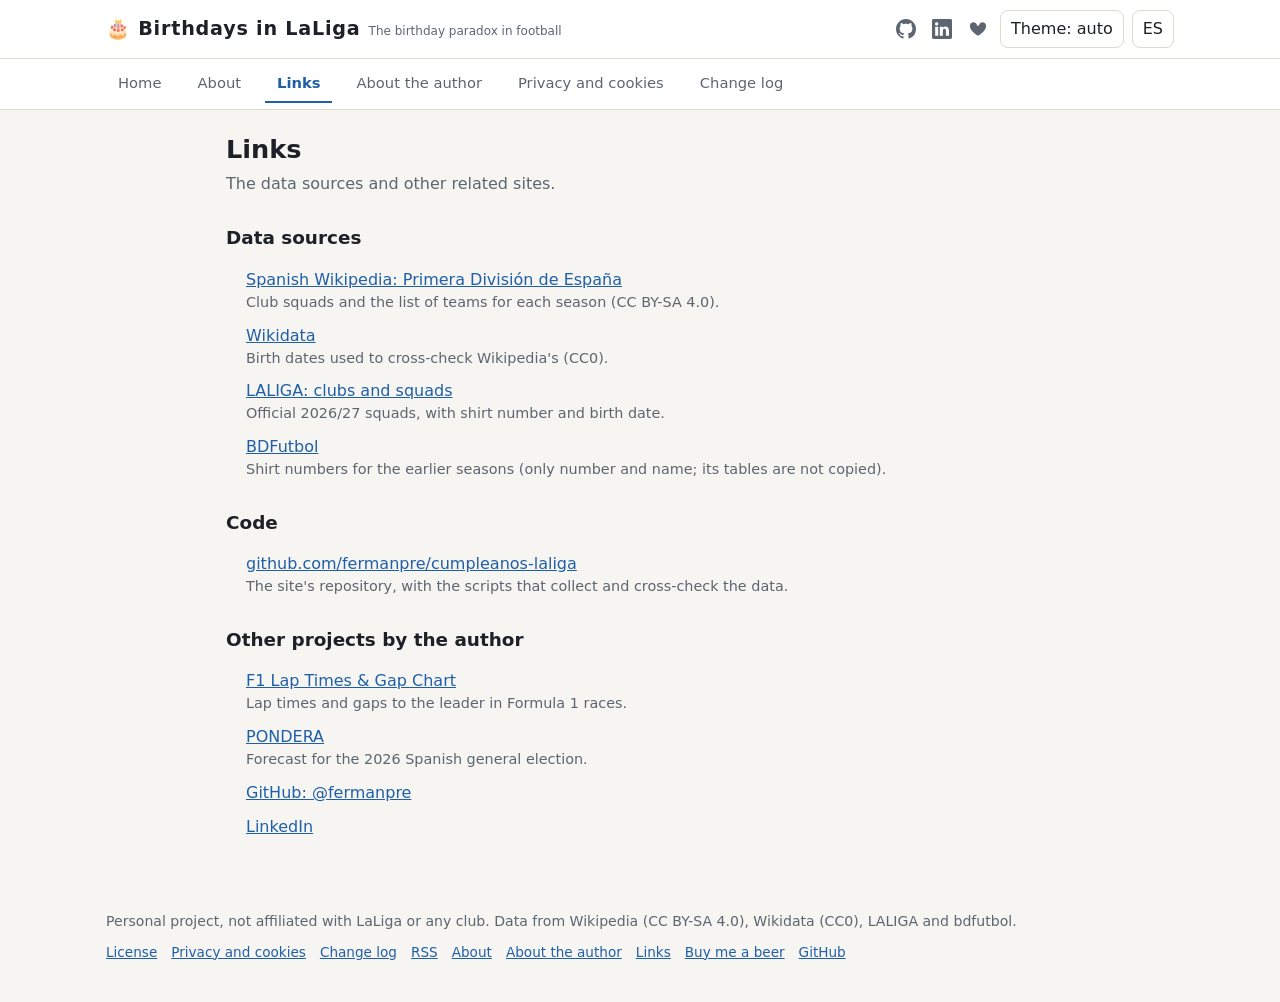
<file: docs/enlaces.html>
<!doctype html>
<html lang="es">
<head>
<meta charset="utf-8">
<meta name="viewport" content="width=device-width, initial-scale=1">
<title>Enlaces · Cumpleaños en LaLiga</title>
<meta name="description" content="Fuentes de los datos y otros sitios relacionados.">
<link rel="canonical" href="https://fermanpre.github.io/cumpleanos-laliga/enlaces.html">
<link rel="alternate" type="application/rss+xml" title="Cumpleaños en LaLiga · Historial de cambios" href="feed.xml">
<link rel="stylesheet" href="style.css?v=20261123c">
<script>try{var tema=localStorage.getItem('cumple-tema');if(tema==='light'||tema==='dark'){document.documentElement.setAttribute('data-theme',tema);}}catch(e){}</script>
</head>
<body data-titulo-es="Enlaces · Cumpleaños en LaLiga" data-titulo-en="Links · Birthdays in LaLiga">
<header class="cabecera-sitio">
  <div class="interior">
    <a class="marca" href="index.html">🎂 <span class="i18n-es">Cumpleaños en LaLiga</span><span class="i18n-en">Birthdays in LaLiga</span><small><span class="i18n-es">La paradoja del cumpleaños en el fútbol</span><span class="i18n-en">The birthday paradox in football</span></small></a>
    <div class="controles">
      <a class="icono-autor" href="https://github.com/fermanpre" target="_blank" rel="noopener" aria-label="GitHub" title="GitHub"><svg viewBox="0 0 16 16" width="20" height="20" fill="currentColor" aria-hidden="true"><path fill-rule="evenodd" d="M8 0C3.58 0 0 3.58 0 8c0 3.54 2.29 6.53 5.47 7.59.4.07.55-.17.55-.38 0-.19-.01-.82-.01-1.49-2.01.37-2.53-.49-2.69-.94-.09-.23-.48-.94-.82-1.13-.28-.15-.68-.52-.01-.53.63-.01 1.08.58 1.23.82.72 1.21 1.87.87 2.33.66.07-.52.28-.87.51-1.07-1.78-.2-3.64-.89-3.64-3.95 0-.87.31-1.59.82-2.15-.08-.2-.36-1.02.08-2.12 0 0 .67-.21 2.2.82.64-.18 1.32-.27 2-.27.68 0 1.36.09 2 .27 1.53-1.04 2.2-.82 2.2-.82.44 1.1.16 1.92.08 2.12.51.56.82 1.27.82 2.15 0 3.07-1.87 3.75-3.65 3.95.29.25.54.73.54 1.48 0 1.07-.01 1.93-.01 2.2 0 .21.15.46.55.38A8.013 8.013 0 0016 8c0-4.42-3.58-8-8-8z"/></svg></a>
      <a class="icono-autor" href="https://www.linkedin.com/in/fernandomanzanarespreciado/" target="_blank" rel="noopener" aria-label="LinkedIn" title="LinkedIn"><svg viewBox="0 0 16 16" width="20" height="20" fill="currentColor" aria-hidden="true"><path d="M0 1.146C0 .513.526 0 1.175 0h13.65C15.474 0 16 .513 16 1.146v13.708c0 .633-.526 1.146-1.175 1.146H1.175C.526 16 0 15.487 0 14.854V1.146zm4.943 12.248V6.169H2.542v7.225h2.401zm-1.2-8.212c.837 0 1.358-.554 1.358-1.248-.015-.709-.52-1.248-1.342-1.248-.822 0-1.359.54-1.359 1.248 0 .694.521 1.248 1.327 1.248h.016zm4.908 8.212V9.359c0-.216.016-.432.08-.586.173-.431.568-.878 1.232-.878.869 0 1.216.662 1.216 1.634v3.865h2.401V9.25c0-2.22-1.184-3.252-2.764-3.252-1.274 0-1.845.7-2.165 1.193v.025h-.016l.016-.025V6.169h-2.4c.03.678 0 7.225 0 7.225h2.4z"/></svg></a>
      <a class="icono-autor" href="https://github.com/sponsors/fermanpre" target="_blank" rel="noopener" aria-label="GitHub Sponsors" title="GitHub Sponsors"><svg viewBox="0 0 16 16" width="20" height="20" fill="currentColor" aria-hidden="true"><path fill-rule="evenodd" d="M4.25 2.5c-1.336 0-2.75 1.164-2.75 3 0 2.15 1.58 4.144 3.365 5.682A20.565 20.565 0 008 13.393a20.561 20.561 0 003.135-2.211C12.92 9.644 14.5 7.65 14.5 5.5c0-1.836-1.414-3-2.75-3 -1.373 0-2.609.986-3.029 2.456a.75.75 0 01-1.442 0C6.859 3.486 5.623 2.5 4.25 2.5z"/></svg></a>
      <button id="btnTema" type="button" aria-label="Tema claro, oscuro o automático / Light, dark or automatic theme">Tema: auto</button>
      <button id="btnIdioma" type="button" aria-label="Idioma / Language">EN</button>
    </div>
  </div>
</header>
<nav class="subnav" aria-label="Secciones"><div class="interior"><a href="index.html"><span class="i18n-es">Inicio</span><span class="i18n-en">Home</span></a><a href="acerca.html"><span class="i18n-es">Acerca de</span><span class="i18n-en">About</span></a><a href="enlaces.html" aria-current="page"><span class="i18n-es">Enlaces</span><span class="i18n-en">Links</span></a><a href="autor.html"><span class="i18n-es">Sobre el autor</span><span class="i18n-en">About the author</span></a><a href="privacidad.html"><span class="i18n-es">Privacidad y cookies</span><span class="i18n-en">Privacy and cookies</span></a><a href="changelog.html"><span class="i18n-es">Historial de cambios</span><span class="i18n-en">Change log</span></a></div></nav>
<main class="contenedor-pagina">
<div class="cabecera-pagina">
  <h1><span class="i18n-es">Enlaces</span><span class="i18n-en">Links</span></h1>
  <p class="subtitulo"><span class="i18n-es">Las fuentes de los datos y otros sitios relacionados.</span><span class="i18n-en">The data sources and other related sites.</span></p>
</div>
<div class="prosa">
<h2><span class="i18n-es">Fuentes de los datos</span><span class="i18n-en">Data sources</span></h2>
<ul class="lista-enlaces">
<li><a href="https://es.wikipedia.org/wiki/Primera_Divisi%C3%B3n_de_Espa%C3%B1a"><span class="i18n-es">Wikipedia en español: Primera División de España</span><span class="i18n-en">Spanish Wikipedia: Primera División de España</span></a><span><span class="i18n-es">Plantillas de los clubes y lista de equipos de cada temporada (CC BY-SA 4.0).</span><span class="i18n-en">Club squads and the list of teams for each season (CC BY-SA 4.0).</span></span></li>
<li><a href="https://www.wikidata.org/"><span class="i18n-es">Wikidata</span><span class="i18n-en">Wikidata</span></a><span><span class="i18n-es">Fechas de nacimiento para contrastar las de Wikipedia (CC0).</span><span class="i18n-en">Birth dates used to cross-check Wikipedia's (CC0).</span></span></li>
<li><a href="https://www.laliga.com/laliga-easports/clubes"><span class="i18n-es">LALIGA: clubes y plantillas</span><span class="i18n-en">LALIGA: clubs and squads</span></a><span><span class="i18n-es">Plantilla oficial de la temporada 2026/27, con dorsal y fecha de nacimiento.</span><span class="i18n-en">Official 2026/27 squads, with shirt number and birth date.</span></span></li>
<li><a href="https://www.bdfutbol.com/"><span class="i18n-es">BDFutbol</span><span class="i18n-en">BDFutbol</span></a><span><span class="i18n-es">Dorsales de las temporadas anteriores (solo dorsal y nombre; no se copian sus tablas).</span><span class="i18n-en">Shirt numbers for the earlier seasons (only number and name; its tables are not copied).</span></span></li>
</ul>
<h2><span class="i18n-es">Código</span><span class="i18n-en">Code</span></h2>
<ul class="lista-enlaces">
<li><a href="https://github.com/fermanpre/cumpleanos-laliga"><span class="i18n-es">github.com/fermanpre/cumpleanos-laliga</span><span class="i18n-en">github.com/fermanpre/cumpleanos-laliga</span></a><span><span class="i18n-es">Repositorio del sitio, con los scripts que recogen y contrastan los datos.</span><span class="i18n-en">The site's repository, with the scripts that collect and cross-check the data.</span></span></li>
</ul>
<h2><span class="i18n-es">Otros proyectos del autor</span><span class="i18n-en">Other projects by the author</span></h2>
<ul class="lista-enlaces">
<li><a href="https://fermanpre.github.io/f1-stats/"><span class="i18n-es">F1 Lap Times &amp; Gap Chart</span><span class="i18n-en">F1 Lap Times &amp; Gap Chart</span></a><span><span class="i18n-es">Tiempos por vuelta y diferencias con el líder de las carreras de Fórmula 1.</span><span class="i18n-en">Lap times and gaps to the leader in Formula 1 races.</span></span></li>
<li><a href="https://fermanpre.github.io/pondera/"><span class="i18n-es">PONDERA</span><span class="i18n-en">PONDERA</span></a><span><span class="i18n-es">Previsión de las elecciones generales de España de 2026.</span><span class="i18n-en">Forecast for the 2026 Spanish general election.</span></span></li>
<li><a href="https://github.com/fermanpre"><span class="i18n-es">GitHub: @fermanpre</span><span class="i18n-en">GitHub: @fermanpre</span></a></li>
<li><a href="https://www.linkedin.com/in/fernandomanzanarespreciado/"><span class="i18n-es">LinkedIn</span><span class="i18n-en">LinkedIn</span></a></li>
</ul>
</div>
</main>
<footer class="pie">
  <p class="nota" id="pie"><span class="i18n-es">Proyecto personal sin relación con LaLiga ni con ningún club. Datos de Wikipedia (CC BY-SA 4.0), Wikidata (CC0), LALIGA y bdfutbol.</span><span class="i18n-en">Personal project, not affiliated with LaLiga or any club. Data from Wikipedia (CC BY-SA 4.0), Wikidata (CC0), LALIGA and bdfutbol.</span></p>
  <nav aria-label="Pie"><a href="LICENSE"><span class="i18n-es">Licencia</span><span class="i18n-en">License</span></a>
    <a href="privacidad.html"><span class="i18n-es">Privacidad y cookies</span><span class="i18n-en">Privacy and cookies</span></a>
    <a href="changelog.html"><span class="i18n-es">Historial de cambios</span><span class="i18n-en">Change log</span></a>
    <a href="feed.xml"><span class="i18n-es">RSS</span><span class="i18n-en">RSS</span></a>
    <a href="acerca.html"><span class="i18n-es">Acerca de</span><span class="i18n-en">About</span></a>
    <a href="autor.html"><span class="i18n-es">Sobre el autor</span><span class="i18n-en">About the author</span></a>
    <a href="enlaces.html"><span class="i18n-es">Enlaces</span><span class="i18n-en">Links</span></a>
    <a href="cerveza.html"><span class="i18n-es">Invítame a una cerveza</span><span class="i18n-en">Buy me a beer</span></a>
    <a href="https://github.com/fermanpre/cumpleanos-laliga"><span class="i18n-es">GitHub</span><span class="i18n-en">GitHub</span></a></nav>
</footer>
<script src="comun.js?v=20261123c"></script>
</body>
</html>
</file>
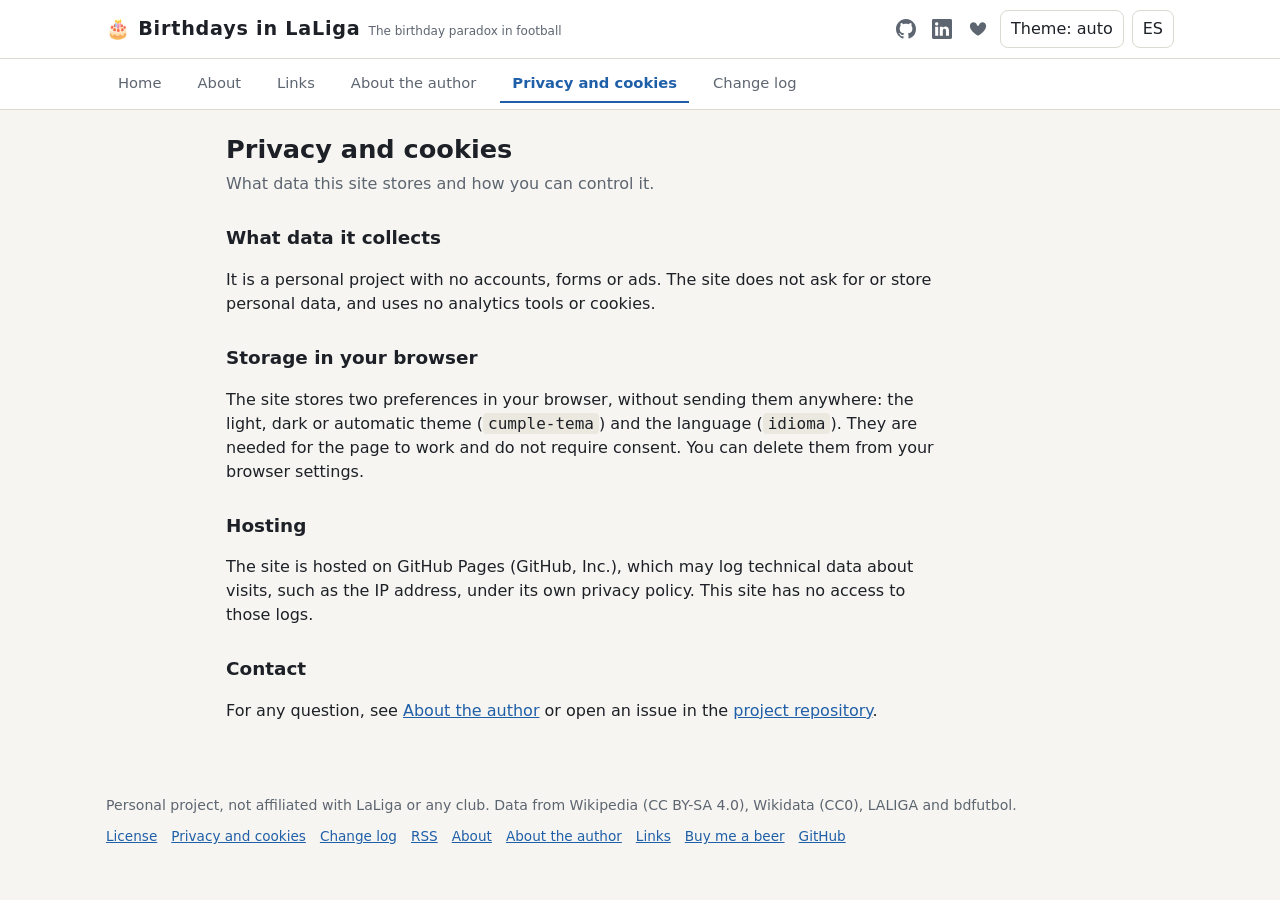
<file: docs/privacidad.html>
<!doctype html>
<html lang="es">
<head>
<meta charset="utf-8">
<meta name="viewport" content="width=device-width, initial-scale=1">
<title>Privacidad y cookies · Cumpleaños en LaLiga</title>
<meta name="description" content="Qué datos guarda esta web y cómo controlarlos.">
<link rel="canonical" href="https://fermanpre.github.io/cumpleanos-laliga/privacidad.html">
<link rel="alternate" type="application/rss+xml" title="Cumpleaños en LaLiga · Historial de cambios" href="feed.xml">
<link rel="stylesheet" href="style.css?v=20261123c">
<script>try{var tema=localStorage.getItem('cumple-tema');if(tema==='light'||tema==='dark'){document.documentElement.setAttribute('data-theme',tema);}}catch(e){}</script>
</head>
<body data-titulo-es="Privacidad y cookies · Cumpleaños en LaLiga" data-titulo-en="Privacy and cookies · Birthdays in LaLiga">
<header class="cabecera-sitio">
  <div class="interior">
    <a class="marca" href="index.html">🎂 <span class="i18n-es">Cumpleaños en LaLiga</span><span class="i18n-en">Birthdays in LaLiga</span><small><span class="i18n-es">La paradoja del cumpleaños en el fútbol</span><span class="i18n-en">The birthday paradox in football</span></small></a>
    <div class="controles">
      <a class="icono-autor" href="https://github.com/fermanpre" target="_blank" rel="noopener" aria-label="GitHub" title="GitHub"><svg viewBox="0 0 16 16" width="20" height="20" fill="currentColor" aria-hidden="true"><path fill-rule="evenodd" d="M8 0C3.58 0 0 3.58 0 8c0 3.54 2.29 6.53 5.47 7.59.4.07.55-.17.55-.38 0-.19-.01-.82-.01-1.49-2.01.37-2.53-.49-2.69-.94-.09-.23-.48-.94-.82-1.13-.28-.15-.68-.52-.01-.53.63-.01 1.08.58 1.23.82.72 1.21 1.87.87 2.33.66.07-.52.28-.87.51-1.07-1.78-.2-3.64-.89-3.64-3.95 0-.87.31-1.59.82-2.15-.08-.2-.36-1.02.08-2.12 0 0 .67-.21 2.2.82.64-.18 1.32-.27 2-.27.68 0 1.36.09 2 .27 1.53-1.04 2.2-.82 2.2-.82.44 1.1.16 1.92.08 2.12.51.56.82 1.27.82 2.15 0 3.07-1.87 3.75-3.65 3.95.29.25.54.73.54 1.48 0 1.07-.01 1.93-.01 2.2 0 .21.15.46.55.38A8.013 8.013 0 0016 8c0-4.42-3.58-8-8-8z"/></svg></a>
      <a class="icono-autor" href="https://www.linkedin.com/in/fernandomanzanarespreciado/" target="_blank" rel="noopener" aria-label="LinkedIn" title="LinkedIn"><svg viewBox="0 0 16 16" width="20" height="20" fill="currentColor" aria-hidden="true"><path d="M0 1.146C0 .513.526 0 1.175 0h13.65C15.474 0 16 .513 16 1.146v13.708c0 .633-.526 1.146-1.175 1.146H1.175C.526 16 0 15.487 0 14.854V1.146zm4.943 12.248V6.169H2.542v7.225h2.401zm-1.2-8.212c.837 0 1.358-.554 1.358-1.248-.015-.709-.52-1.248-1.342-1.248-.822 0-1.359.54-1.359 1.248 0 .694.521 1.248 1.327 1.248h.016zm4.908 8.212V9.359c0-.216.016-.432.08-.586.173-.431.568-.878 1.232-.878.869 0 1.216.662 1.216 1.634v3.865h2.401V9.25c0-2.22-1.184-3.252-2.764-3.252-1.274 0-1.845.7-2.165 1.193v.025h-.016l.016-.025V6.169h-2.4c.03.678 0 7.225 0 7.225h2.4z"/></svg></a>
      <a class="icono-autor" href="https://github.com/sponsors/fermanpre" target="_blank" rel="noopener" aria-label="GitHub Sponsors" title="GitHub Sponsors"><svg viewBox="0 0 16 16" width="20" height="20" fill="currentColor" aria-hidden="true"><path fill-rule="evenodd" d="M4.25 2.5c-1.336 0-2.75 1.164-2.75 3 0 2.15 1.58 4.144 3.365 5.682A20.565 20.565 0 008 13.393a20.561 20.561 0 003.135-2.211C12.92 9.644 14.5 7.65 14.5 5.5c0-1.836-1.414-3-2.75-3 -1.373 0-2.609.986-3.029 2.456a.75.75 0 01-1.442 0C6.859 3.486 5.623 2.5 4.25 2.5z"/></svg></a>
      <button id="btnTema" type="button" aria-label="Tema claro, oscuro o automático / Light, dark or automatic theme">Tema: auto</button>
      <button id="btnIdioma" type="button" aria-label="Idioma / Language">EN</button>
    </div>
  </div>
</header>
<nav class="subnav" aria-label="Secciones"><div class="interior"><a href="index.html"><span class="i18n-es">Inicio</span><span class="i18n-en">Home</span></a><a href="acerca.html"><span class="i18n-es">Acerca de</span><span class="i18n-en">About</span></a><a href="enlaces.html"><span class="i18n-es">Enlaces</span><span class="i18n-en">Links</span></a><a href="autor.html"><span class="i18n-es">Sobre el autor</span><span class="i18n-en">About the author</span></a><a href="privacidad.html" aria-current="page"><span class="i18n-es">Privacidad y cookies</span><span class="i18n-en">Privacy and cookies</span></a><a href="changelog.html"><span class="i18n-es">Historial de cambios</span><span class="i18n-en">Change log</span></a></div></nav>
<main class="contenedor-pagina">
<div class="cabecera-pagina">
  <h1><span class="i18n-es">Privacidad y cookies</span><span class="i18n-en">Privacy and cookies</span></h1>
  <p class="subtitulo"><span class="i18n-es">Qué datos guarda esta web y cómo puedes controlarlos.</span><span class="i18n-en">What data this site stores and how you can control it.</span></p>
</div>
<div class="prosa">
<h2><span class="i18n-es">Qué datos recoge</span><span class="i18n-en">What data it collects</span></h2>
<p><span class="i18n-es">Es un proyecto personal sin cuentas, formularios ni publicidad. La web no te pide ni guarda datos personales, y no usa herramientas de analítica ni cookies.</span><span class="i18n-en">It is a personal project with no accounts, forms or ads. The site does not ask for or store personal data, and uses no analytics tools or cookies.</span></p>
<h2><span class="i18n-es">Almacenamiento en tu navegador</span><span class="i18n-en">Storage in your browser</span></h2>
<p><span class="i18n-es">La web guarda en tu navegador, sin enviarlas a nadie, dos preferencias: el tema claro, oscuro o automático (<code>cumple-tema</code>) y el idioma (<code>idioma</code>). Son necesarias para el funcionamiento de la página y no requieren consentimiento. Puedes borrarlas desde los ajustes de tu navegador.</span><span class="i18n-en">The site stores two preferences in your browser, without sending them anywhere: the light, dark or automatic theme (<code>cumple-tema</code>) and the language (<code>idioma</code>). They are needed for the page to work and do not require consent. You can delete them from your browser settings.</span></p>
<h2><span class="i18n-es">Alojamiento</span><span class="i18n-en">Hosting</span></h2>
<p><span class="i18n-es">El sitio se aloja en GitHub Pages (GitHub, Inc.), que puede registrar datos técnicos de las visitas, como la dirección IP, según su propia política de privacidad. Este sitio no tiene acceso a esos registros.</span><span class="i18n-en">The site is hosted on GitHub Pages (GitHub, Inc.), which may log technical data about visits, such as the IP address, under its own privacy policy. This site has no access to those logs.</span></p>
<h2><span class="i18n-es">Contacto</span><span class="i18n-en">Contact</span></h2>
<p><span class="i18n-es">Para cualquier duda, consulta <a href="autor.html">Sobre el autor</a> o abre una incidencia en el <a href="https://github.com/fermanpre/cumpleanos-laliga/issues">repositorio del proyecto</a>.</span><span class="i18n-en">For any question, see <a href="autor.html">About the author</a> or open an issue in the <a href="https://github.com/fermanpre/cumpleanos-laliga/issues">project repository</a>.</span></p>
</div>
</main>
<footer class="pie">
  <p class="nota" id="pie"><span class="i18n-es">Proyecto personal sin relación con LaLiga ni con ningún club. Datos de Wikipedia (CC BY-SA 4.0), Wikidata (CC0), LALIGA y bdfutbol.</span><span class="i18n-en">Personal project, not affiliated with LaLiga or any club. Data from Wikipedia (CC BY-SA 4.0), Wikidata (CC0), LALIGA and bdfutbol.</span></p>
  <nav aria-label="Pie"><a href="LICENSE"><span class="i18n-es">Licencia</span><span class="i18n-en">License</span></a>
    <a href="privacidad.html"><span class="i18n-es">Privacidad y cookies</span><span class="i18n-en">Privacy and cookies</span></a>
    <a href="changelog.html"><span class="i18n-es">Historial de cambios</span><span class="i18n-en">Change log</span></a>
    <a href="feed.xml"><span class="i18n-es">RSS</span><span class="i18n-en">RSS</span></a>
    <a href="acerca.html"><span class="i18n-es">Acerca de</span><span class="i18n-en">About</span></a>
    <a href="autor.html"><span class="i18n-es">Sobre el autor</span><span class="i18n-en">About the author</span></a>
    <a href="enlaces.html"><span class="i18n-es">Enlaces</span><span class="i18n-en">Links</span></a>
    <a href="cerveza.html"><span class="i18n-es">Invítame a una cerveza</span><span class="i18n-en">Buy me a beer</span></a>
    <a href="https://github.com/fermanpre/cumpleanos-laliga"><span class="i18n-es">GitHub</span><span class="i18n-en">GitHub</span></a></nav>
</footer>
<script src="comun.js?v=20261123c"></script>
</body>
</html>
</file>
<file: docs/style.css>
:root {
  --fondo: #f6f5f1;
  --panel: #ffffff;
  --texto: #1d2127;
  --suave: #5d6570;
  --linea: #dcd9d0;
  --acento: #c8102e;
  --acento-fondo: #fbe3e7;
  --azul: #1f5fa8;
  --vacio: #ebe8df;
  --ocupado: #8fb0d6;
}
@media (prefers-color-scheme: dark) {
  :root:not([data-theme="light"]) {
    --fondo: #14171b; --panel: #1d2127; --texto: #eceae4; --suave: #9aa3ad;
    --linea: #343a42; --acento: #ff5a73; --acento-fondo: #4a1d27; --azul: #7db3ee;
    --vacio: #2a2f36; --ocupado: #4b6f99;
  }
}
:root[data-theme="dark"] {
  --fondo: #14171b; --panel: #1d2127; --texto: #eceae4; --suave: #9aa3ad;
  --linea: #343a42; --acento: #ff5a73; --acento-fondo: #4a1d27; --azul: #7db3ee;
  --vacio: #2a2f36; --ocupado: #4b6f99;
}
* { box-sizing: border-box; }
body { margin: 0; background: var(--fondo); color: var(--texto);
  font: 16px/1.5 system-ui, -apple-system, "Segoe UI", Roboto, sans-serif; }
a { color: var(--azul); }
.oculto-visual { position: absolute; left: -9999px; }
.cabecera-sitio { background: var(--panel); border-bottom: 1px solid var(--linea); }
.cabecera-sitio .interior { max-width: 1100px; margin: 0 auto; padding: 10px 16px; display: flex; flex-wrap: wrap;
  align-items: center; justify-content: space-between; gap: 6px 18px; }
.marca { font-weight: 800; letter-spacing: 0.04em; font-size: 1.2rem; color: var(--texto); text-decoration: none; }
.marca small { font-weight: 400; letter-spacing: 0; color: var(--suave); font-size: 0.75rem; margin-left: 8px; }
.controles { display: flex; gap: 8px; }
.subnav { position: sticky; top: 0; z-index: 40; background: var(--panel); border-bottom: 1px solid var(--linea); }
.subnav .interior { max-width: 1100px; margin: 0 auto; padding: 6px 16px; display: flex; flex-wrap: wrap; align-items: center; gap: 8px 12px; }
.subnav label { color: var(--suave); font-size: 0.92rem; }
.resumen-tabla { margin-top: 6px; }
.resumen-tabla td.cifra-celda, .resumen-tabla th.cifra-celda { text-align: right; font-variant-numeric: tabular-nums; }
.resumen-tabla tr.total td { font-weight: 700; border-top: 2px solid var(--linea); }
.pie { max-width: 1100px; margin: 0 auto; padding: 8px 16px 40px; color: var(--suave); font-size: 0.85rem; }
.pie p { margin: 8px 0; }
.enlaces-contacto-autor { display: flex; flex-wrap: wrap; gap: 8px 20px; margin-top: 10px; }
.enlace-contacto-autor { display: inline-flex; align-items: center; gap: 8px; width: fit-content; color: var(--texto); text-decoration: none; }
.enlace-contacto-autor:hover { color: var(--azul); }
@media (max-width: 560px) { .marca small { display: none; } }
select, button { font: inherit; color: var(--texto); background: var(--panel);
  border: 1px solid var(--linea); border-radius: 8px; padding: 6px 10px; cursor: pointer; }
main { max-width: 1100px; margin: 0 auto; padding: 20px 16px 40px; }
h1 { font-size: 1.6rem; margin: 0 0 8px; }
h2 { font-size: 1.15rem; margin: 28px 0 10px; }
.explica { color: var(--suave); max-width: 70ch; }
.cifra { display: flex; flex-wrap: wrap; gap: 20px; align-items: baseline; margin: 18px 0; }
.cifra .grande { font-size: 4rem; font-weight: 800; color: var(--acento); line-height: 1; }
.cifra .texto { font-size: 1.15rem; max-width: 30ch; }
.comparacion { background: var(--panel); border: 1px solid var(--linea); border-radius: 12px; padding: 14px 16px; }
.fila-barra { display: grid; grid-template-columns: 120px 1fr 64px; gap: 10px; align-items: center; margin: 8px 0; }
.pista { background: var(--vacio); border-radius: 6px; height: 22px; overflow: hidden; }
.relleno { height: 100%; border-radius: 6px; }
.relleno.real { background: var(--acento); }
.relleno.teorico { background: var(--azul); }
.nota { color: var(--suave); font-size: 0.88rem; }
.rejilla { display: grid; grid-template-columns: repeat(auto-fill, minmax(260px, 1fr)); gap: 10px; }
.tarjeta { display: block; background: var(--panel); border: 1px solid var(--linea); border-radius: 12px;
  padding: 12px 14px; color: var(--texto); text-decoration: none; }
.tarjeta:hover { border-color: var(--azul); }
.tarjeta.coincide { border-left: 5px solid var(--acento); }
.tarjeta strong { display: block; }
.tarjeta small { color: var(--suave); display: block; margin-top: 4px; }
.etiqueta { display: inline-block; background: var(--acento-fondo); color: var(--acento); border-radius: 999px;
  padding: 1px 9px; font-size: 0.8rem; font-weight: 600; margin-top: 4px; }
.filtro { width: 100%; max-width: 360px; margin: 6px 0 14px; padding: 8px 12px; font: inherit;
  border: 1px solid var(--linea); border-radius: 8px; background: var(--panel); color: var(--texto); }
table { width: 100%; border-collapse: collapse; background: var(--panel); border: 1px solid var(--linea);
  border-radius: 12px; overflow: hidden; }
th, td { text-align: left; padding: 6px 12px; border-bottom: 1px solid var(--linea); }
th { color: var(--suave); font-weight: 600; font-size: 0.85rem; }
td.num { width: 56px; font-variant-numeric: tabular-nums; color: var(--suave); }
tr.par td { background: var(--acento-fondo); }
tr.par td:last-child { font-weight: 700; color: var(--acento); }
.pares li { margin: 4px 0; }
.calendario { overflow-x: auto; background: var(--panel); border: 1px solid var(--linea); border-radius: 12px; padding: 12px; }
.mes { display: grid; grid-template-columns: 34px repeat(31, minmax(14px, 1fr)); gap: 2px; margin-bottom: 2px; align-items: center; }
.mes span.etq { font-size: 0.75rem; color: var(--suave); }
.dia { height: 16px; border-radius: 3px; background: var(--vacio); }
.dia.fuera { background: transparent; }
.dia.uno { background: var(--ocupado); }
.dia.varios { background: var(--acento); }
.leyenda { display: flex; flex-wrap: wrap; gap: 14px; margin-top: 8px; font-size: 0.85rem; color: var(--suave); }
.leyenda i { display: inline-block; width: 12px; height: 12px; border-radius: 3px; vertical-align: -1px; margin-right: 4px; }
.atras { display: inline-block; margin-bottom: 10px; }
@media (max-width: 560px) {
  .fila-barra { grid-template-columns: 90px 1fr 54px; }
  .cifra .grande { font-size: 3.2rem; }
}

/* Idioma: solo se ve el texto del idioma activo (html[lang]). */
html:not([lang="en"]) .i18n-en { display: none; }
html[lang="en"] .i18n-es { display: none; }

/* Cabecera: logos del autor junto a los botones. */
.controles { align-items: center; }
.icono-autor { display: inline-flex; align-items: center; justify-content: center; color: var(--suave); padding: 4px; border-radius: 6px; }
.icono-autor:hover { color: var(--azul); background: var(--vacio); }

/* Barra de secciones de las páginas informativas. */
.subnav .interior { overflow-x: auto; white-space: nowrap; }
.subnav a { padding: 7px 12px; border-radius: 6px; color: var(--suave); text-decoration: none; font-size: 0.92rem; border-bottom: 2px solid transparent; }
.subnav a:hover { color: var(--texto); background: var(--vacio); }
.subnav a[aria-current] { color: var(--azul); font-weight: 600; border-bottom-color: var(--azul); border-radius: 6px 6px 0 0; }

/* Páginas informativas. */
.contenedor-pagina { max-width: 860px; margin: 0 auto; padding: 20px 16px 40px; }
.cabecera-pagina h1 { margin-bottom: 4px; }
.cabecera-pagina .subtitulo { color: var(--suave); margin: 0 0 18px; }
.prosa p, .prosa li { max-width: 70ch; }
.prosa ul { padding-left: 20px; }
.lista-enlaces { list-style: none; padding-left: 0; }
.lista-enlaces li { margin: 10px 0; }
.lista-enlaces li > span { display: block; color: var(--suave); font-size: 0.9rem; }
.entrada-cambio { background: var(--panel); border: 1px solid var(--linea); border-radius: 12px; padding: 12px 16px; margin: 12px 0; }
.entrada-cambio time { color: var(--suave); font-size: 0.85rem; }
.entrada-cambio h3 { margin: 4px 0 6px; font-size: 1.05rem; }
.entrada-cambio p { margin: 0; max-width: 75ch; }
.prosa code { background: var(--vacio); padding: 1px 5px; border-radius: 4px; }

/* Cinta inferior con las páginas del sitio. */
.pie nav { display: flex; flex-wrap: wrap; gap: 6px 14px; margin-top: 10px; }
.pie nav a { white-space: nowrap; }
</file>
